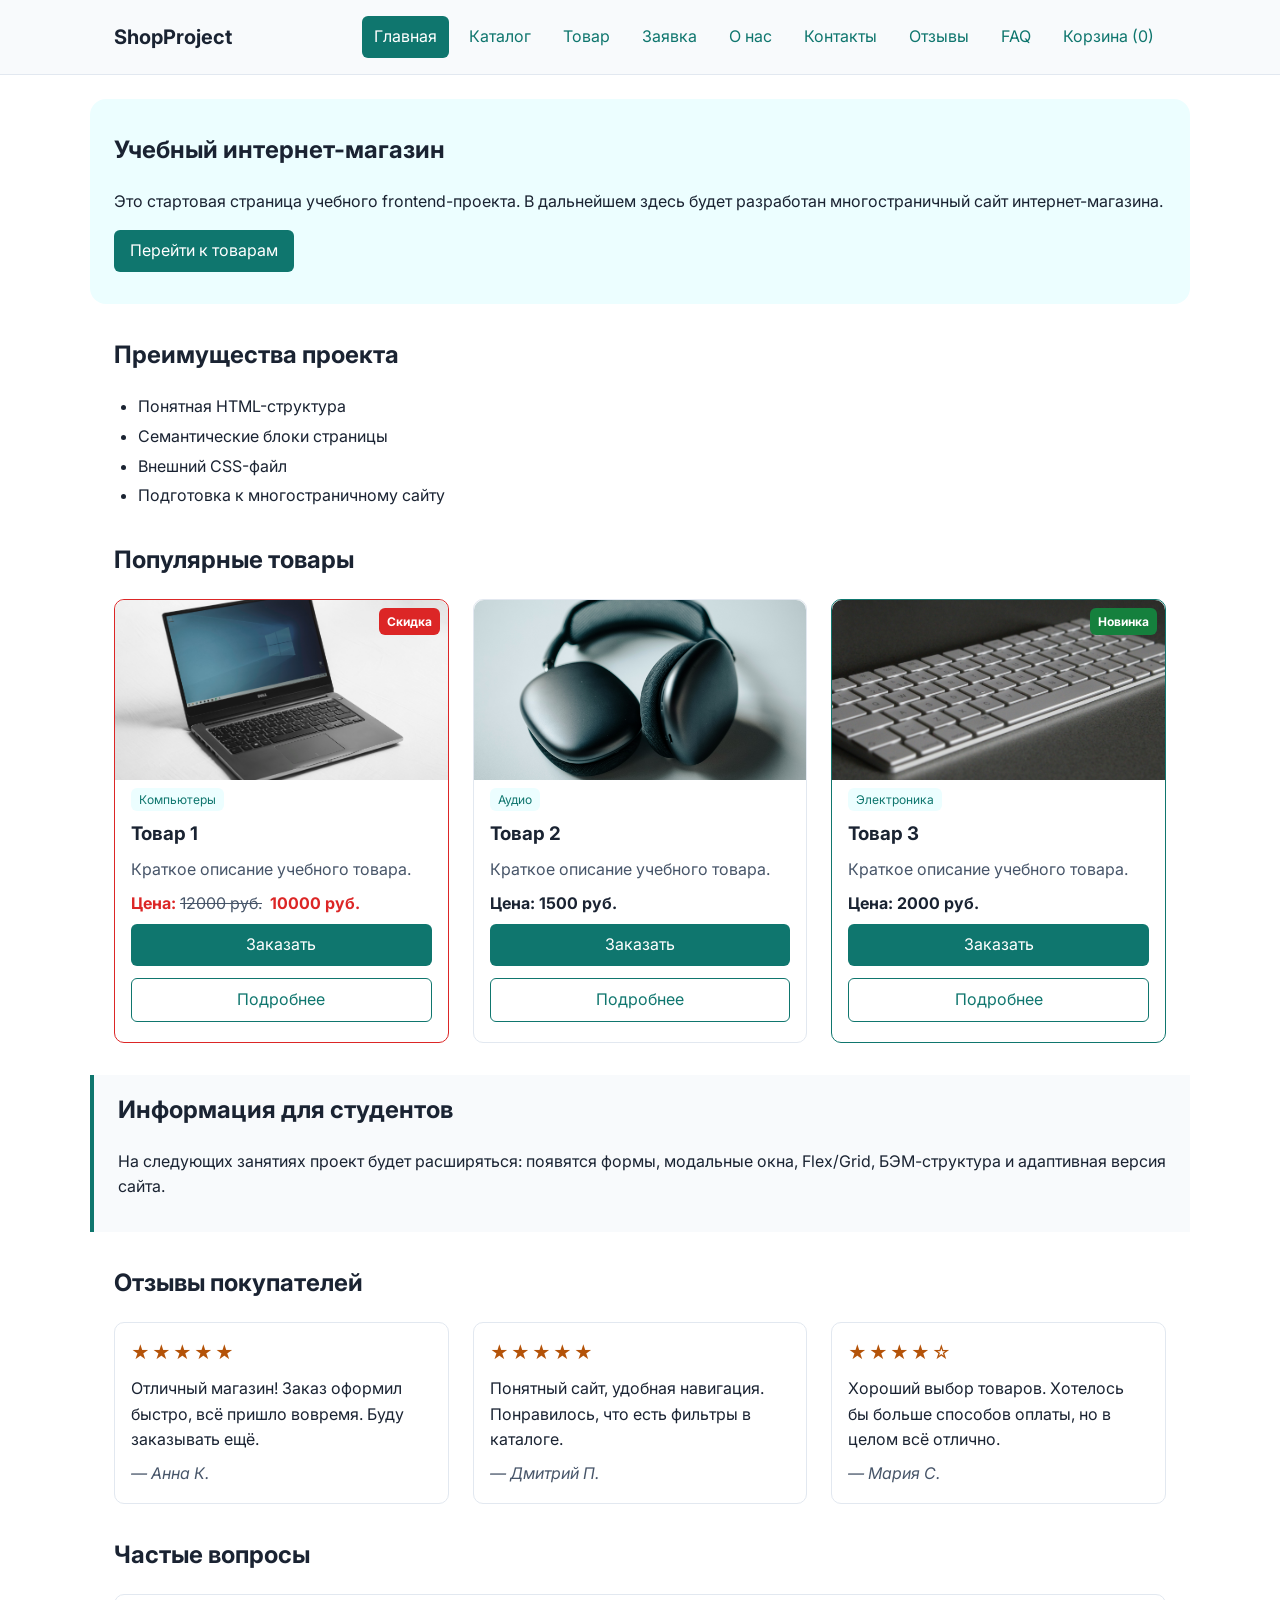
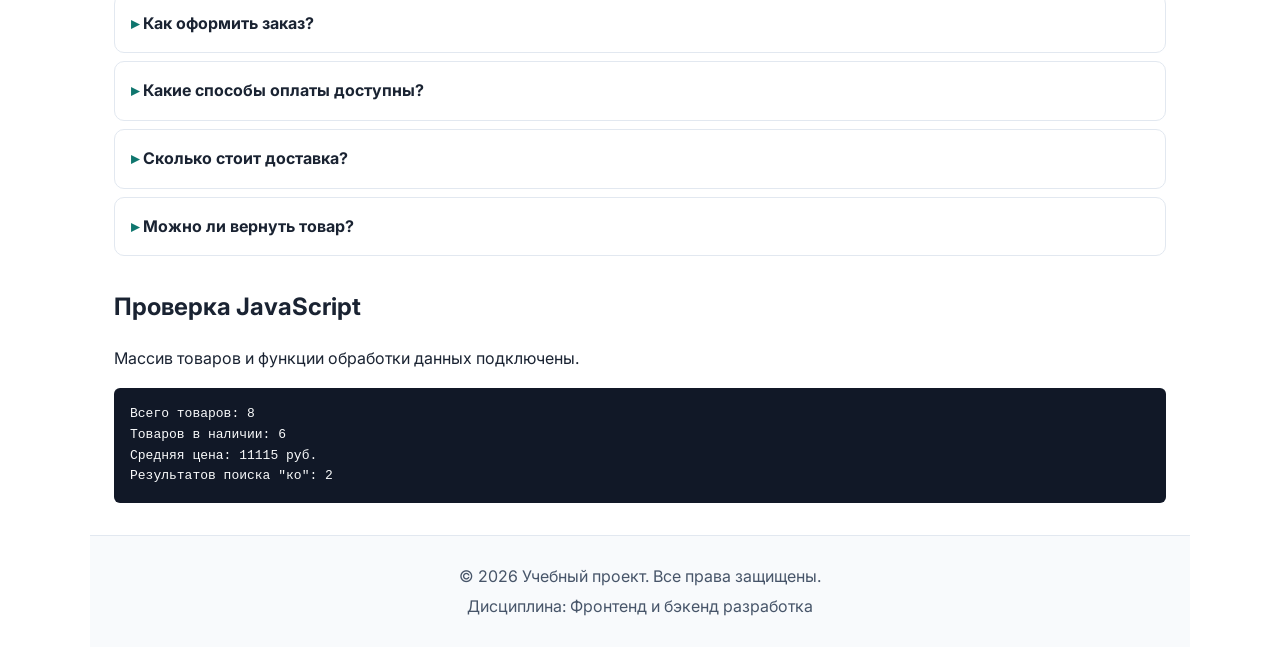
<file: index.html>
<!DOCTYPE html>
<html lang="ru">
<head>
  <meta charset="UTF-8">
  <meta name="viewport" content="width=device-width, initial-scale=1.0">
  <meta name="description" content="Учебный интернет-магазин — главная страница.">
  <title>Главная — Учебный интернет-магазин</title>
  <link rel="preconnect" href="https://fonts.googleapis.com">
  <link rel="preconnect" href="https://fonts.gstatic.com" crossorigin>
  <link href="https://fonts.googleapis.com/css2?family=Inter:wght@400;500;600;700&display=swap" rel="stylesheet"> 
  <link rel="stylesheet" href="css/style.css">
  <link rel="stylesheet" href="css/responsive.css">
  <script src="js/data.js" defer></script>
  <script src="js/cart.js" defer></script>
  <script src="js/main.js" defer></script>
</head>
<body>

  <a class="skip-link" href="#main-content">Перейти к содержимому</a>
  <div class="welcome-banner" id="welcome-banner" hidden>
    <div class="welcome-banner__inner">
      <span class="welcome-banner__text" id="welcome-text"></span>
      <button class="welcome-banner__close" type="button" id="welcome-close" aria-label="Закрыть">Х</button>
    </div>
  </div>

  <header class="site-header">
    <div class="site-header__inner">
      <a class="site-header__logo" href="index.html">ShopProject</a>
      <nav class="site-nav" aria-label="Основная навигация">
        <ul class="site-nav__list">
          <li class="site-nav__item"><a class="site-nav__link site-nav__link--active" href="index.html" aria-current="page">Главная</a></li>
          <li class="site-nav__item"><a class="site-nav__link" href="catalog.html">Каталог</a></li>
          <li class="site-nav__item"><a class="site-nav__link" href="product.html">Товар</a></li>
          <li class="site-nav__item"><a class="site-nav__link" href="order.html">Заявка</a></li>
          <li class="site-nav__item"><a class="site-nav__link" href="about.html">О нас</a></li>
          <li class="site-nav__item"><a class="site-nav__link" href="contacts.html">Контакты</a></li>
          <li class="site-nav__item"><a class="site-nav__link" href="#reviews">Отзывы</a></li>
          <li class="site-nav__item"><a class="site-nav__link" href="#faq">FAQ</a></li>
          <li class="site-nav__item"><a class="site-nav__link" href="cart.html">Корзина (<span class="cart-counter">0</span>)</a></li>
        </ul>
      </nav>
    </div>
  </header>

  <main id="main-content">

    <section class="hero">
      <h1>Учебный интернет-магазин</h1>
      <p>Это стартовая страница учебного frontend-проекта. В дальнейшем здесь будет разработан многостраничный сайт интернет-магазина.</p>
      <a class="button button--primary" href="#popular">Перейти к товарам</a>
    </section>

    <section class="section" id="advantages">
      <h2>Преимущества проекта</h2>
      <ul class="advantages-list">
        <li>Понятная HTML-структура</li>
        <li>Семантические блоки страницы</li>
        <li>Внешний CSS-файл</li>
        <li>Подготовка к многостраничному сайту</li>
      </ul>
    </section>

    <section class="section" id="popular">
      <h2>Популярные товары</h2>
      <div class="products-grid">

        <article class="product-card product-card--discount">
          <span class="product-card__badge">Скидка</span>
          <div class="product-card__image">
            <img src="images/product-1.jpg" alt="Товар 1" loading="lazy">
          </div>
          <span class="product-card__category">Компьютеры</span>
          <h3 class="product-card__title">Товар 1</h3>
          <p class="product-card__description">Краткое описание учебного товара.</p>
          <p class="product-card__price">Цена: <s class="product-card__price-old">12000 руб.</s> 10000 руб.</p>
          <button class="button button--primary product-card__button" type="button" data-product="Товар 1">Заказать</button>
          <a class="button button--secondary product-card__button" href="product.html?id=1" aria-label="Подробнее о Товар 1">Подробнее</a>
        </article>

        <article class="product-card">
          <div class="product-card__image">
            <img src="images/product-2.jpg" alt="Товар 2" loading="lazy">
          </div>
          <span class="product-card__category">Аудио</span>
          <h3 class="product-card__title">Товар 2</h3>
          <p class="product-card__description">Краткое описание учебного товара.</p>
          <p class="product-card__price">Цена: 1500 руб.</p>
          <button class="button button--primary product-card__button" type="button" data-product="Товар 2">Заказать</button>
          <a class="button button--secondary product-card__button" href="product.html?id=2" aria-label="Подробнее о Товар 2">Подробнее</a>
        </article>

        <article class="product-card product-card--featured">
          <span class="product-card__badge product-card__badge--new">Новинка</span>
          <div class="product-card__image">
            <img src="images/product-3.jpg" alt="Товар 3" loading="lazy">
          </div>
          <span class="product-card__category">Электроника</span>
          <h3 class="product-card__title">Товар 3</h3>
          <p class="product-card__description">Краткое описание учебного товара.</p>
          <p class="product-card__price">Цена: 2000 руб.</p>
          <button class="button button--primary product-card__button" type="button" data-product="Товар 3">Заказать</button>
          <a class="button button--secondary product-card__button" href="product.html?id=3" aria-label="Подробнее о Товар 3">Подробнее</a>
        </article>

      </div>
    </section>

    <aside class="aside-info">
      <h2>Информация для студентов</h2>
      <p>На следующих занятиях проект будет расширяться: появятся формы, модальные окна, Flex/Grid, БЭМ-структура и адаптивная версия сайта.</p>
    </aside>

      <!-- Отзывы -->
    <section class="section" id="reviews">
      <h2>Отзывы покупателей</h2>
      <div class="reviews-grid">

        <article class="review-card">
          <p class="review-card__rating" aria-label="Оценка 5 из 5">★★★★★</p>
          <p class="review-card__text">Отличный магазин! Заказ оформил быстро, всё пришло вовремя. Буду заказывать ещё.</p>
          <p class="review-card__author">— Анна К.</p>
        </article>

        <article class="review-card">
          <p class="review-card__rating" aria-label="Оценка 5 из 5">★★★★★</p>
          <p class="review-card__text">Понятный сайт, удобная навигация. Понравилось, что есть фильтры в каталоге.</p>
          <p class="review-card__author">— Дмитрий П.</p>
        </article>

        <article class="review-card">
          <p class="review-card__rating" aria-label="Оценка 4 из 5">★★★★☆</p>
          <p class="review-card__text">Хороший выбор товаров. Хотелось бы больше способов оплаты, но в целом всё отлично.</p>
          <p class="review-card__author">— Мария С.</p>
        </article>

      </div>
    </section>

    <!-- FAQ -->
    <section class="section" id="faq">
      <h2>Частые вопросы</h2>
      <div class="faq">

        <details class="faq-item">
          <summary class="faq-item__question">Как оформить заказ?</summary>
          <p class="faq-item__answer">Нажмите кнопку «Заказать» в карточке товара, заполните форму в модальном окне и подтвердите заявку. Мы свяжемся с вами для уточнения деталей.</p>
        </details>

        <details class="faq-item">
          <summary class="faq-item__question">Какие способы оплаты доступны?</summary>
          <p class="faq-item__answer">Мы принимаем банковские карты, переводы по СБП и наличные при получении.</p>
        </details>

        <details class="faq-item">
          <summary class="faq-item__question">Сколько стоит доставка?</summary>
          <p class="faq-item__answer">Доставка по городу — бесплатно при заказе от 3000 рублей. По России — от 300 рублей в зависимости от региона.</p>
        </details>

        <details class="faq-item">
          <summary class="faq-item__question">Можно ли вернуть товар?</summary>
          <p class="faq-item__answer">Да, в течение 14 дней с момента получения, если товар не был в использовании и сохранена упаковка.</p>
        </details>

      </div>
    </section>
    
    <!-- Учебный блок для проверки JavaScript (ПЗ №15) -->
    <section class="section js-check" aria-labelledby="js-check-title">
      <h2 id="js-check-title">Проверка JavaScript</h2>
      <p class="js-message">JavaScript пока не выполнился.</p>
      <pre class="product-output"></pre>
    </section>

    <p class="success-message" id="success-message" hidden>Форма успешно отправлена!</p>
  </main>

  <footer class="site-footer" id="contacts">
    <p>&copy; 2026 Учебный проект. Все права защищены.</p>
    <p>Дисциплина: Фронтенд и бэкенд разработка</p>
  </footer>

  <dialog class="order-dialog" id="order-dialog" aria-labelledby="order-dialog-title">
    <h2 class="order-dialog__title" id="order-dialog-title">Оформление заявки</h2>
    
    <!-- Кнопка закрытия теперь вверху и имеет правильный id -->
    <button class="dialog-close" type="button" id="close-order-dialog" aria-label="Закрыть">
      ×
    </button>

    <form class="order-form" id="order-form" action="#" method="post" novalidate>
      <input id="selected-product" name="selected-product" type="hidden">

      <div class="order-form__field">
        <label class="order-form__label" for="order-name">Имя</label>
        <input class="order-form__input" id="order-name" name="name" type="text" placeholder="Введите ваше имя" minlength="2" required>
      </div>

      <div class="order-form__field">
        <label class="order-form__label" for="order-email">E-mail</label>
        <input class="order-form__input" id="order-email" name="email" type="email" placeholder="example@mail.ru" required>
      </div>

      <div class="order-form__field">
        <label class="order-form__label" for="order-phone">Телефон</label>
        <input class="order-form__input" id="order-phone" name="phone" type="tel" placeholder="+7 (900) 000-00-00" required>
      </div>

      <div class="order-form__field order-form__field--full">
        <label class="order-form__label" for="order-comment">Комментарий</label>
        <textarea class="order-form__textarea" id="order-comment" name="comment" rows="3" placeholder="Дополнительная информация"></textarea>
      </div>

      <div class="order-form__field order-form__field--checkbox">
        <label>
          <input id="order-agreement" name="agreement" type="checkbox" required>
          Я согласен на обработку данных
        </label>
      </div>

      <div class="order-form__actions">
        <!-- Внизу осталась только кнопка отправки -->
        <button class="button button--primary" type="submit">Отправить заявку</button>
      </div>
    </form>
  </dialog>

</body>
</html>
</file>
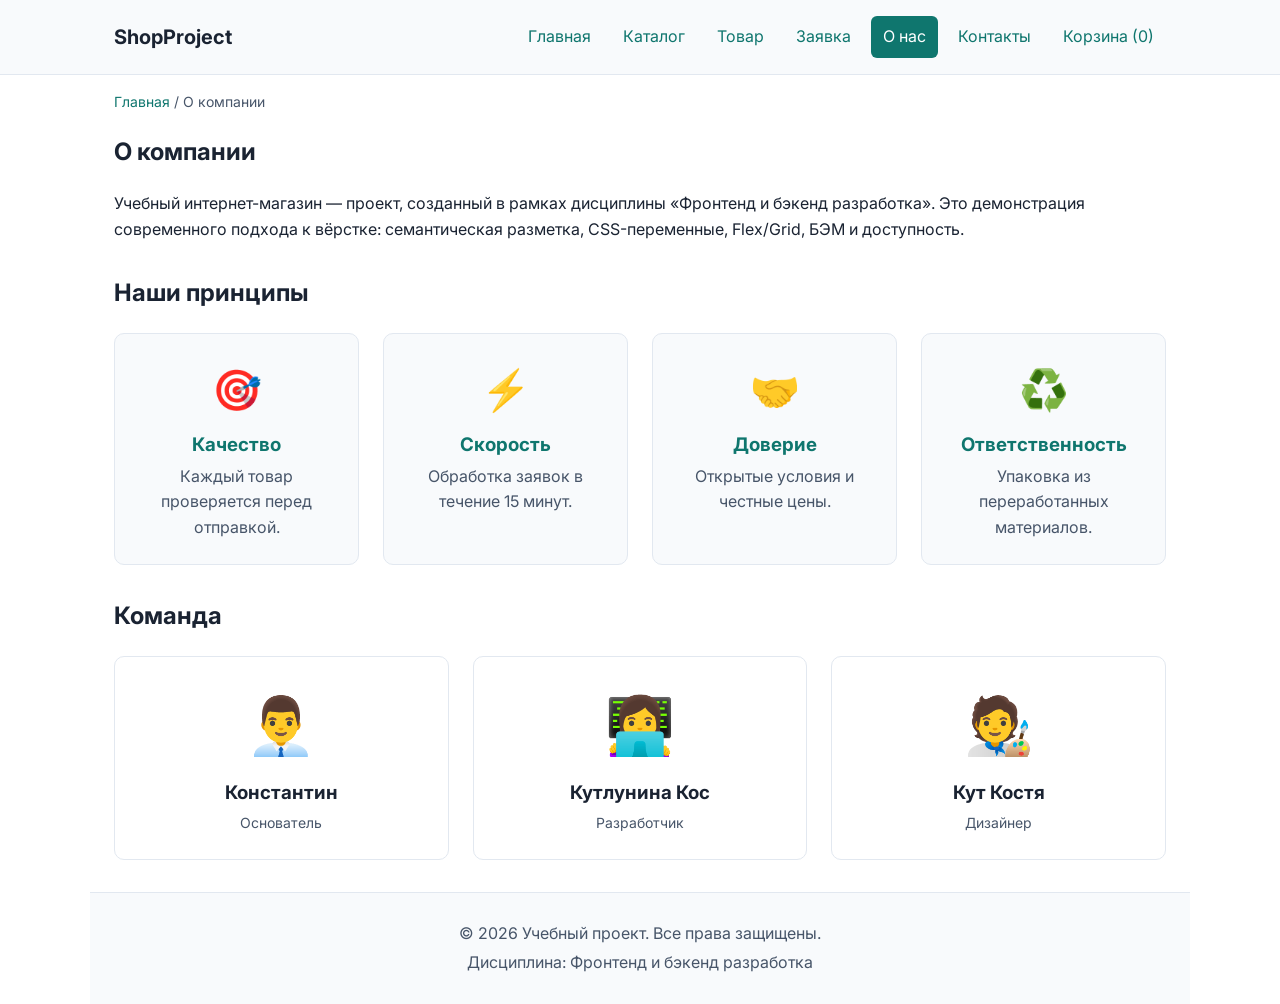
<file: about.html>
<!DOCTYPE html>
<html lang="ru">
<head>
  <meta charset="UTF-8">
  <meta name="viewport" content="width=device-width, initial-scale=1.0">
  <meta name="description" content="О компании — учебный интернет-магазин.">
  <title>О компании — Учебный интернет-магазин</title>
  <link rel="preconnect" href="https://fonts.googleapis.com">
  <link rel="preconnect" href="https://fonts.gstatic.com" crossorigin>
  <link href="https://fonts.googleapis.com/css2?family=Inter:wght@400;500;600;700&display=swap" rel="stylesheet">
  <link rel="stylesheet" href="css/style.css">
  <link rel="stylesheet" href="css/responsive.css">
  <script src="js/main.js" defer></script>
  <script src="js/cart.js" defer></script>
</head>
<body>

  <a class="skip-link" href="#main-content">Перейти к содержимому</a>

  <header class="site-header">
    <div class="site-header__inner">
      <a class="site-header__logo" href="index.html">ShopProject</a>
      <nav class="site-nav" aria-label="Основная навигация">
        <ul class="site-nav__list">
          <li class="site-nav__item"><a class="site-nav__link" href="index.html">Главная</a></li>
          <li class="site-nav__item"><a class="site-nav__link" href="catalog.html">Каталог</a></li>
          <li class="site-nav__item"><a class="site-nav__link" href="product.html">Товар</a></li>
          <li class="site-nav__item"><a class="site-nav__link" href="order.html">Заявка</a></li>
          <li class="site-nav__item"><a class="site-nav__link site-nav__link--active" href="about.html" aria-current="page">О нас</a></li>
          <li class="site-nav__item"><a class="site-nav__link" href="contacts.html">Контакты</a></li>
          <li class="site-nav__item"><a class="site-nav__link" href="cart.html">Корзина (<span class="cart-counter">0</span>)</a></li>
        </ul>
      </nav>
    </div>
  </header>

  <main id="main-content">

    <nav class="breadcrumbs" aria-label="Хлебные крошки">
      <a class="breadcrumbs__link" href="index.html">Главная</a>
      <span class="breadcrumbs__current">О компании</span>
    </nav>

    <section class="section">
      <h1>О компании</h1>
      <p>Учебный интернет-магазин — проект, созданный в рамках дисциплины «Фронтенд и бэкенд разработка». Это демонстрация современного подхода к вёрстке: семантическая разметка, CSS-переменные, Flex/Grid, БЭМ и доступность.</p>
    </section>

    <section class="section" id="values">
      <h2>Наши принципы</h2>
      <div class="values-grid">

        <article class="value-card">
          <div class="value-card__icon">🎯</div>
          <h3 class="value-card__title">Качество</h3>
          <p class="value-card__text">Каждый товар проверяется перед отправкой.</p>
        </article>

        <article class="value-card">
          <div class="value-card__icon">⚡</div>
          <h3 class="value-card__title">Скорость</h3>
          <p class="value-card__text">Обработка заявок в течение 15 минут.</p>
        </article>

        <article class="value-card">
          <div class="value-card__icon">🤝</div>
          <h3 class="value-card__title">Доверие</h3>
          <p class="value-card__text">Открытые условия и честные цены.</p>
        </article>

        <article class="value-card">
          <div class="value-card__icon">♻️</div>
          <h3 class="value-card__title">Ответственность</h3>
          <p class="value-card__text">Упаковка из переработанных материалов.</p>
        </article>

      </div>
    </section>

    <section class="section">
      <h2>Команда</h2>
      <div class="team-grid">

        <article class="team-card">
          <div class="team-card__avatar">👨‍💼</div>
          <h3 class="team-card__name">Константин</h3>
          <p class="team-card__role">Основатель</p>
        </article>

        <article class="team-card">
          <div class="team-card__avatar">👩‍💻</div>
          <h3 class="team-card__name">Кутлунина Кос</h3>
          <p class="team-card__role">Разработчик</p>
        </article>

        <article class="team-card">
          <div class="team-card__avatar">🧑‍🎨</div>
          <h3 class="team-card__name">Кут Костя</h3>
          <p class="team-card__role">Дизайнер</p>
        </article>

      </div>
    </section>

  </main>

  <footer class="site-footer">
    <p>&copy; 2026 Учебный проект. Все права защищены.</p>
    <p>Дисциплина: Фронтенд и бэкенд разработка</p>
  </footer>

</body>
</html>
</file>
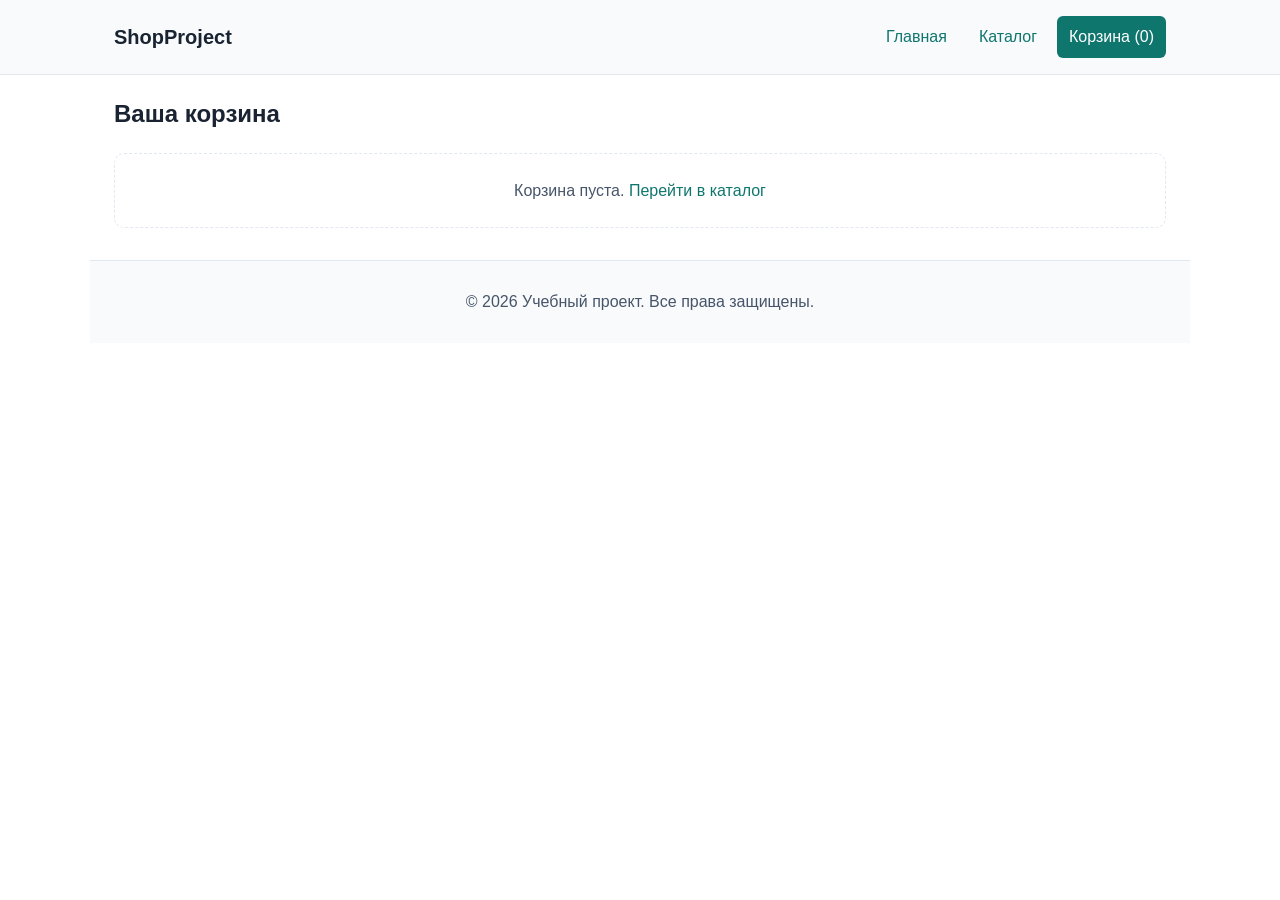
<file: cart.html>
<!DOCTYPE html>
<html lang="ru">
<head>
  <meta charset="UTF-8">
  <meta name="viewport" content="width=device-width, initial-scale=1.0">
  <title>Корзина — Учебный интернет-магазин</title>
  <link rel="stylesheet" href="css/style.css">
  <link rel="stylesheet" href="css/responsive.css">
  <script src="js/data.js" defer></script>
  <script src="js/cart.js" defer></script>
  <script src="js/main.js" defer></script>
</head>
<body>
  <a class="skip-link" href="#main-content">Перейти к содержимому</a>

  <header class="site-header">
    <div class="site-header__inner">
      <a class="site-header__logo" href="index.html">ShopProject</a>
      <nav class="site-nav" aria-label="Основная навигация">
        <ul class="site-nav__list">
          <li class="site-nav__item"><a class="site-nav__link" href="index.html">Главная</a></li>
          <li class="site-nav__item"><a class="site-nav__link" href="catalog.html">Каталог</a></li>
          <li class="site-nav__item"><a class="site-nav__link site-nav__link--active" href="cart.html">Корзина (<span class="cart-counter" id="header-cart-count">0</span>)</a></li>
          <!-- Добавьте Корзину в меню на всех страницах! -->
        </ul>
      </nav>
    </div>
  </header>

  <main id="main-content">
    <section class="section">
      <h1>Ваша корзина</h1>
      
      <div id="cart-container">
        <!-- Здесь JS отрисует товары -->
        <p class="catalog-empty">Корзина пуста. <a href="catalog.html">Перейти в каталог</a></p>
      </div>

      <div id="cart-summary" class="cart-summary" hidden>
        <h2>Итого</h2>
        <p>Товаров: <span id="total-items">0</span></p>
        <p>Общая стоимость: <span id="total-price">0 руб.</span></p>
        <button class="button button--primary" type="button" onclick="alert('Заказ оформлен! (Это учебный проект)');">Оформить заказ</button>
      </div>
    </section>
  </main>

  <footer class="site-footer">
    <p>&copy; 2026 Учебный проект. Все права защищены.</p>
  </footer>

  <script>
    // Скрипт рендера страницы корзины
    function renderCartPage() {
      const container = document.getElementById('cart-container');
      const summary = document.getElementById('cart-summary');
      const totalItemsEl = document.getElementById('total-items');
      const totalPriceEl = document.getElementById('total-price');

      if (!container) return;

      // Получаем данные из глобального массива cart (из cart.js)
      if (cart.length === 0) {
        container.innerHTML = '<p class="catalog-empty">Корзина пуста. <a href="catalog.html">Перейти в каталог</a></p>';
        summary.hidden = true;
        return;
      }

      container.innerHTML = '';
      summary.hidden = false;

      cart.forEach(item => {
        const el = document.createElement('div');
        el.classList.add('cart-item');
        el.style.display = 'flex';
        el.style.justifyContent = 'space-between';
        el.style.alignItems = 'center';
        el.style.padding = '10px';
        el.style.borderBottom = '1px solid #ddd';

        el.innerHTML = `
          <div>
            <strong>${item.title}</strong><br>
            <span>${item.price} руб. x ${item.quantity}</span>
          </div>
          <div>
            <button class="button button--secondary" onclick="changeQuantity(${item.id}, -1)">-</button>
            <button class="button button--secondary" onclick="changeQuantity(${item.id}, 1)">+</button>
            <button class="button button--danger" onclick="removeFromCart(${item.id})">Удалить</button>
          </div>
        `;
        container.appendChild(el);
      });

      totalItemsEl.textContent = getCartCount();
      totalPriceEl.textContent = `${getCartTotal().toLocaleString('ru-RU')} руб.`;
    }

    // Запускаем рендер при загрузке
    document.addEventListener('DOMContentLoaded', renderCartPage);
  </script>
</body>
</html>
</file>
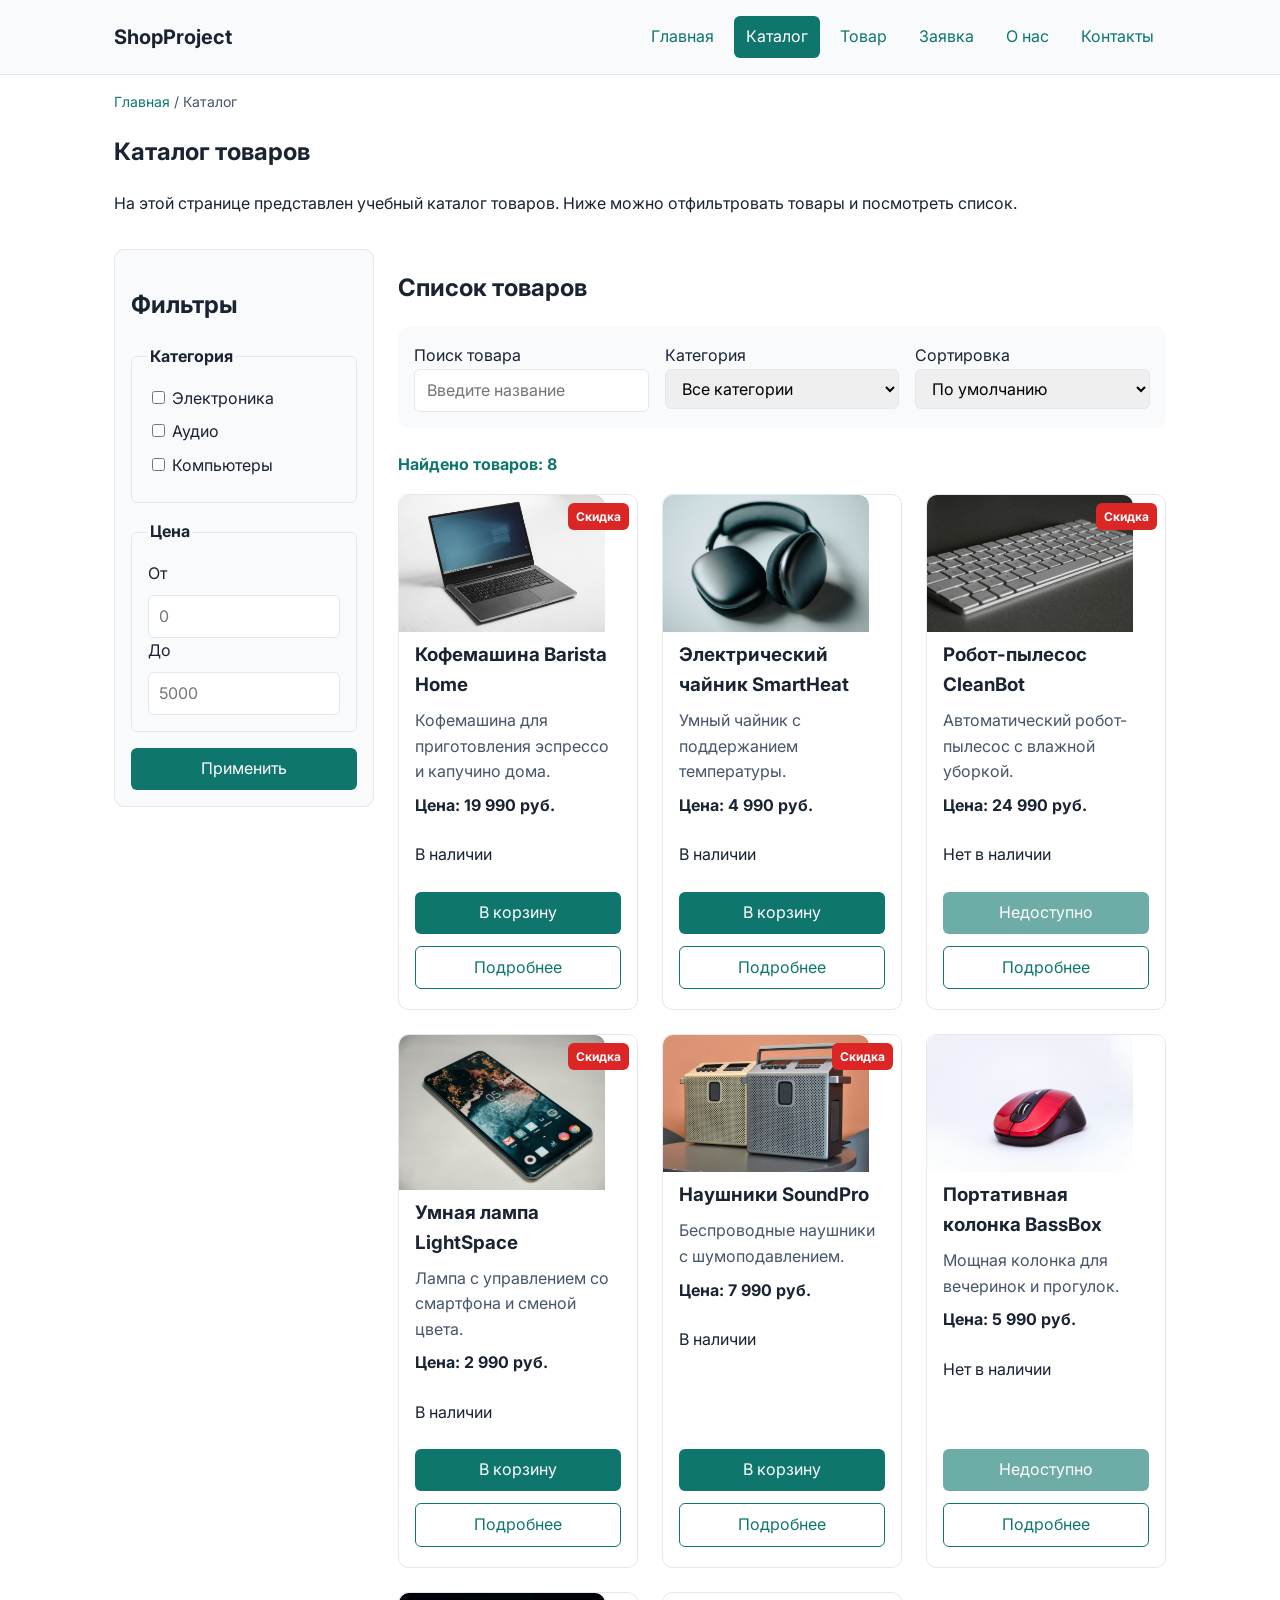
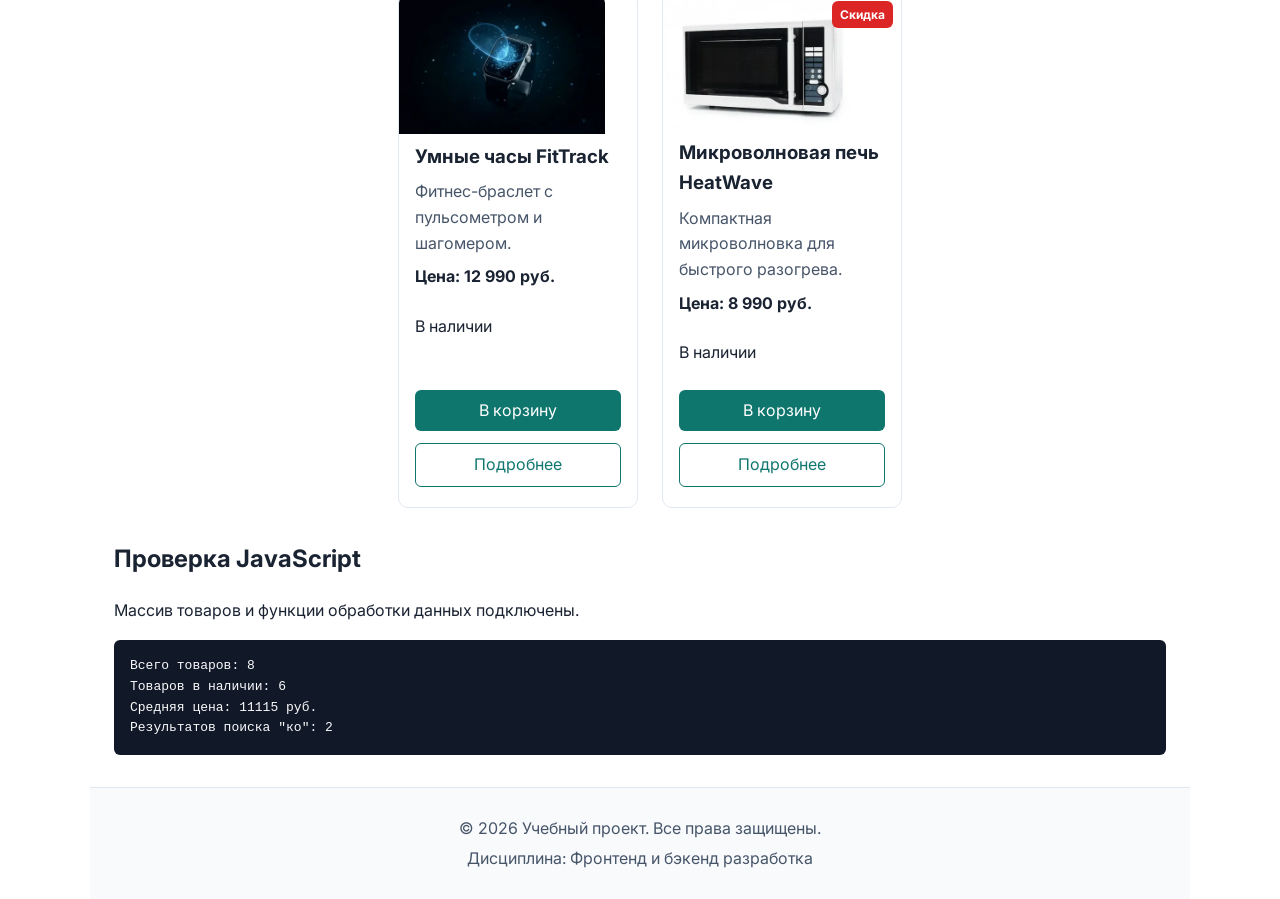
<file: catalog.html>
<!DOCTYPE html>
<html lang="ru">
<head>
  <meta charset="UTF-8">
  <meta name="viewport" content="width=device-width, initial-scale=1.0">
  <meta name="description" content="Каталог товаров учебного интернет-магазина.">
  <title>Каталог — Учебный интернет-магазин</title>
  <link rel="preconnect" href="https://fonts.googleapis.com">
  <link rel="preconnect" href="https://fonts.gstatic.com" crossorigin>
  <link href="https://fonts.googleapis.com/css2?family=Inter:wght@400;500;600;700&display=swap" rel="stylesheet">
  <link rel="stylesheet" href="css/style.css">
  <link rel="stylesheet" href="css/responsive.css">
  
  <!-- Подключаем скрипты для ПЗ №17 -->
  <script src="js/data.js" defer></script>
  <script src="js/main.js" defer></script>
  <script src="js/cart.js" defer></script> 
  <script src="js/catalog.js" defer></script>
</head>
<body>

  <a class="skip-link" href="#main-content">Перейти к содержимому</a>

  <header class="site-header">
    <div class="site-header__inner">
      <a class="site-header__logo" href="index.html">ShopProject</a>
      <nav class="site-nav" aria-label="Основная навигация">
        <ul class="site-nav__list">
          <li class="site-nav__item"><a class="site-nav__link" href="index.html" >Главная</a></li>
          <li class="site-nav__item"><a class="site-nav__link site-nav__link--active" href="catalog.html" aria-current="page">Каталог</a></li>
          <li class="site-nav__item"><a class="site-nav__link" href="product.html">Товар</a></li>
          <li class="site-nav__item"><a class="site-nav__link" href="order.html">Заявка</a></li>
          <li class="site-nav__item"><a class="site-nav__link" href="about.html">О нас</a></li>
          <li class="site-nav__item"><a class="site-nav__link" href="contacts.html">Контакты</a></li>
        </ul>
      </nav>
    </div>
  </header>

  <main id="main-content">

    <nav class="breadcrumbs" aria-label="Хлебные крошки">
      <a class="breadcrumbs__link" href="index.html">Главная</a>
      <span class="breadcrumbs__current">Каталог</span>
    </nav>

    <section class="section">
      <h1>Каталог товаров</h1>
      <p>На этой странице представлен учебный каталог товаров. Ниже можно отфильтровать товары и посмотреть список.</p>
    </section>

    <section class="catalog-layout">

      <aside class="catalog-filters">
        <h2>Фильтры</h2>
        <form class="filters-form" id="filters-form" action="#" method="get">
          <fieldset>
            <legend>Категория</legend>
            <label><input type="checkbox" name="category" value="electronics"> Электроника</label>
            <label><input type="checkbox" name="category" value="audio"> Аудио</label>
            <label><input type="checkbox" name="category" value="computers"> Компьютеры</label>
          </fieldset>

          <fieldset>
            <legend>Цена</legend>
            <label for="price-from">От</label>
            <input id="price-from" name="price-from" type="number" min="0" placeholder="0">
            <label for="price-to">До</label>
            <input id="price-to" name="price-to" type="number" min="0" placeholder="5000">
          </fieldset>

          <button class="button button--primary" type="submit">Применить</button>
        </form>
      </aside>

      <section class="catalog-products">
        <h2>Список товаров</h2>
        
        <!-- Элементы управления каталогом (ПЗ №17) -->
        <section class="catalog-controls" aria-label="Управление каталогом">
          <div class="catalog-controls__group">
            <label for="catalog-search">Поиск товара</label>
            <input id="catalog-search" class="catalog-controls__input" type="search" placeholder="Введите название" autocomplete="off">
          </div>
          <div class="catalog-controls__group">
            <label for="category-filter">Категория</label>
            <select id="category-filter" class="catalog-controls__select">
              <option value="all">Все категории</option>
              <option value="kitchen">Кухня</option>
              <option value="home">Дом</option>
              <option value="electronics">Электроника</option>
            </select>
          </div>
          <div class="catalog-controls__group">
            <label for="sort-select">Сортировка</label>
            <select id="sort-select" class="catalog-controls__select">
              <option value="default">По умолчанию</option>
              <option value="price-asc">Сначала дешевле</option>
              <option value="price-desc">Сначала дороже</option>
              <option value="title-asc">По названию А-Я</option>
            </select>
          </div>
        </section>

        <p class="catalog-count" aria-live="polite"></p>
        <p class="catalog-empty" hidden>По выбранным условиям товары не найдены.</p>

        <!-- Контейнер для карточек (пустой, JS его заполнит) -->
        <div class="products-grid" data-products-container></div>
      </section>

    </section>

    <!-- Учебный блок для проверки JavaScript (ПЗ №16) -->
    <section class="section js-check" aria-labelledby="js-check-title">
      <h2 id="js-check-title">Проверка JavaScript</h2>
      <p class="js-message">JavaScript пока не выполнился.</p>
      <pre class="product-output"></pre>
    </section>

  </main>

  <footer class="site-footer">
    <p>&copy; 2026 Учебный проект. Все права защищены.</p>
    <p>Дисциплина: Фронтенд и бэкенд разработка</p>
  </footer>

</body>
</html>
</file>
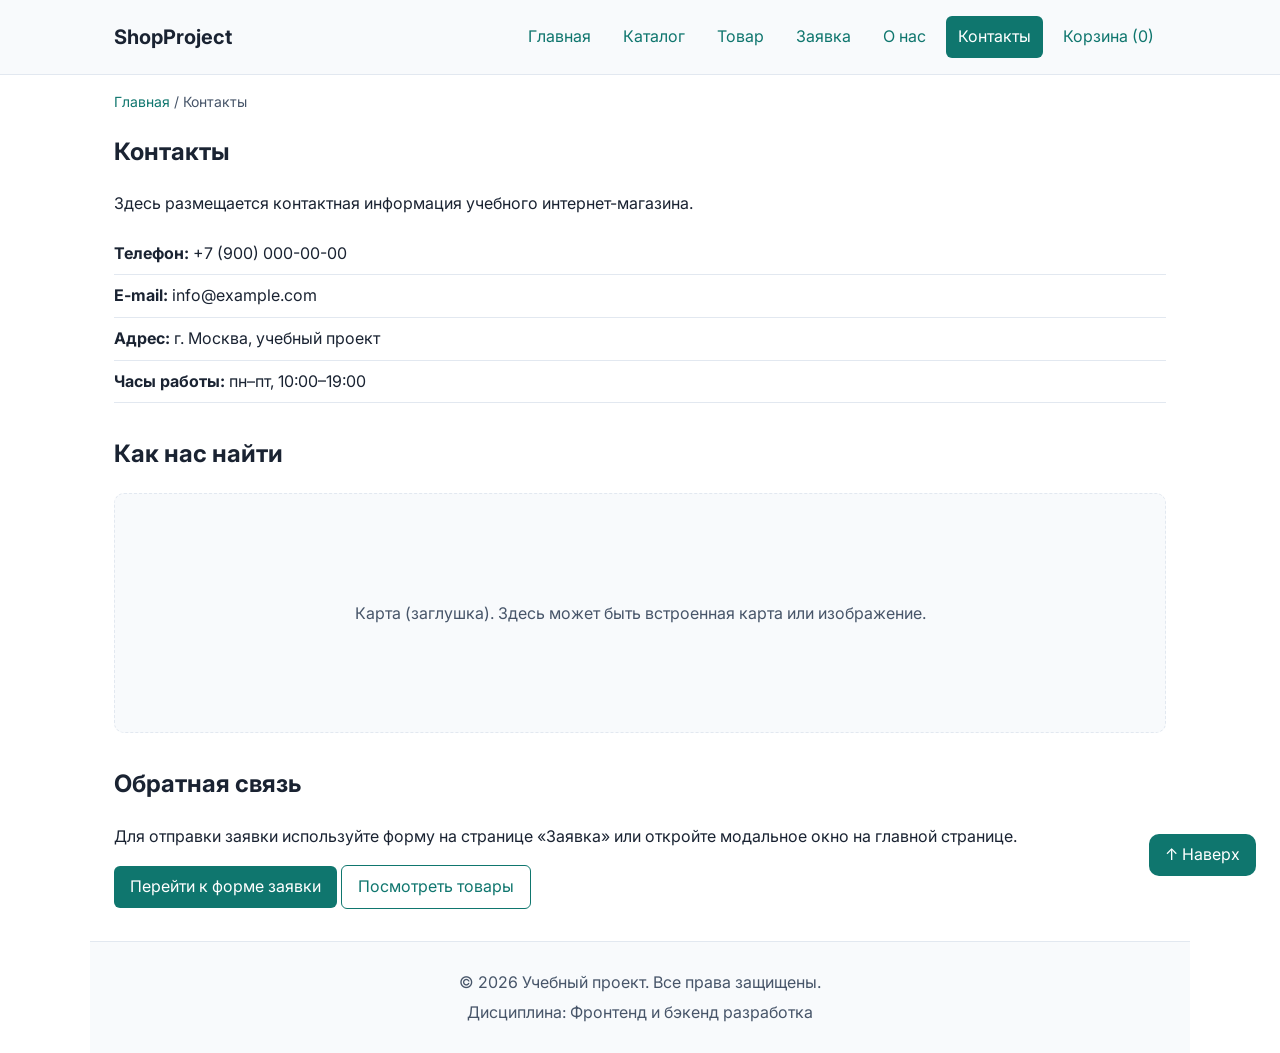
<file: contacts.html>
<!DOCTYPE html>
<html lang="ru">
<head>
  <meta charset="UTF-8">
  <meta name="viewport" content="width=device-width, initial-scale=1.0">
  <meta name="description" content="Контакты учебного интернет-магазина.">
  <title>Контакты — Учебный интернет-магазин</title>
  <link rel="preconnect" href="https://fonts.googleapis.com">
  <link rel="preconnect" href="https://fonts.gstatic.com" crossorigin>
  <link href="https://fonts.googleapis.com/css2?family=Inter:wght@400;500;600;700&display=swap" rel="stylesheet">
  <link rel="stylesheet" href="css/style.css">
  <link rel="stylesheet" href="css/responsive.css">
  <script src="js/main.js" defer></script>
  <script src="js/cart.js" defer></script>
</head>
<body>

  <a class="skip-link" href="#main-content">Перейти к содержимому</a>

  <header class="site-header">
    <div class="site-header__inner">
      <a class="site-header__logo" href="index.html">ShopProject</a>
      <nav class="site-nav" aria-label="Основная навигация">
        <ul class="site-nav__list">
          <li class="site-nav__item"><a class="site-nav__link" href="index.html">Главная</a></li>
          <li class="site-nav__item"><a class="site-nav__link" href="catalog.html">Каталог</a></li>
          <li class="site-nav__item"><a class="site-nav__link" href="product.html">Товар</a></li>
          <li class="site-nav__item"><a class="site-nav__link" href="order.html">Заявка</a></li>
          <li class="site-nav__item"><a class="site-nav__link" href="about.html">О нас</a></li>
          <li class="site-nav__item"><a class="site-nav__link site-nav__link--active" href="contacts.html" aria-current="page">Контакты</a></li>
          <li class="site-nav__item"><a class="site-nav__link" href="cart.html">Корзина (<span class="cart-counter">0</span>)</a></li>
        </ul>
      </nav>
    </div>
  </header>

  <main id="main-content">

    <nav class="breadcrumbs" aria-label="Хлебные крошки">
      <a class="breadcrumbs__link" href="index.html">Главная</a>
      <span class="breadcrumbs__current">Контакты</span>
    </nav>

    <section class="section">
      <h1>Контакты</h1>
      <p>Здесь размещается контактная информация учебного интернет-магазина.</p>

      <ul class="contacts-list">
        <li><strong>Телефон:</strong> +7 (900) 000-00-00</li>
        <li><strong>E-mail:</strong> info@example.com</li>
        <li><strong>Адрес:</strong> г. Москва, учебный проект</li>
        <li><strong>Часы работы:</strong> пн–пт, 10:00–19:00</li>
      </ul>
    </section>

    <section class="section">
      <h2>Как нас найти</h2>
      <div class="map-placeholder">
        Карта (заглушка). Здесь может быть встроенная карта или изображение.
      </div>
    </section>

    <section class="section" id="feedback">
      <h2>Обратная связь</h2>
      <p>Для отправки заявки используйте форму на странице «Заявка» или откройте модальное окно на главной странице.</p>
      <a class="button button--primary" href="order.html">Перейти к форме заявки</a>
      <a class="button button--secondary" href="index.html#popular">Посмотреть товары</a>
    </section>

  </main>

  <footer class="site-footer">
    <p>&copy; 2026 Учебный проект. Все права защищены.</p>
    <p>Дисциплина: Фронтенд и бэкенд разработка</p>
  </footer>

  <a class="back-to-top" href="#" aria-label="Наверх">↑ Наверх</a>

</body>
</html>
</file>
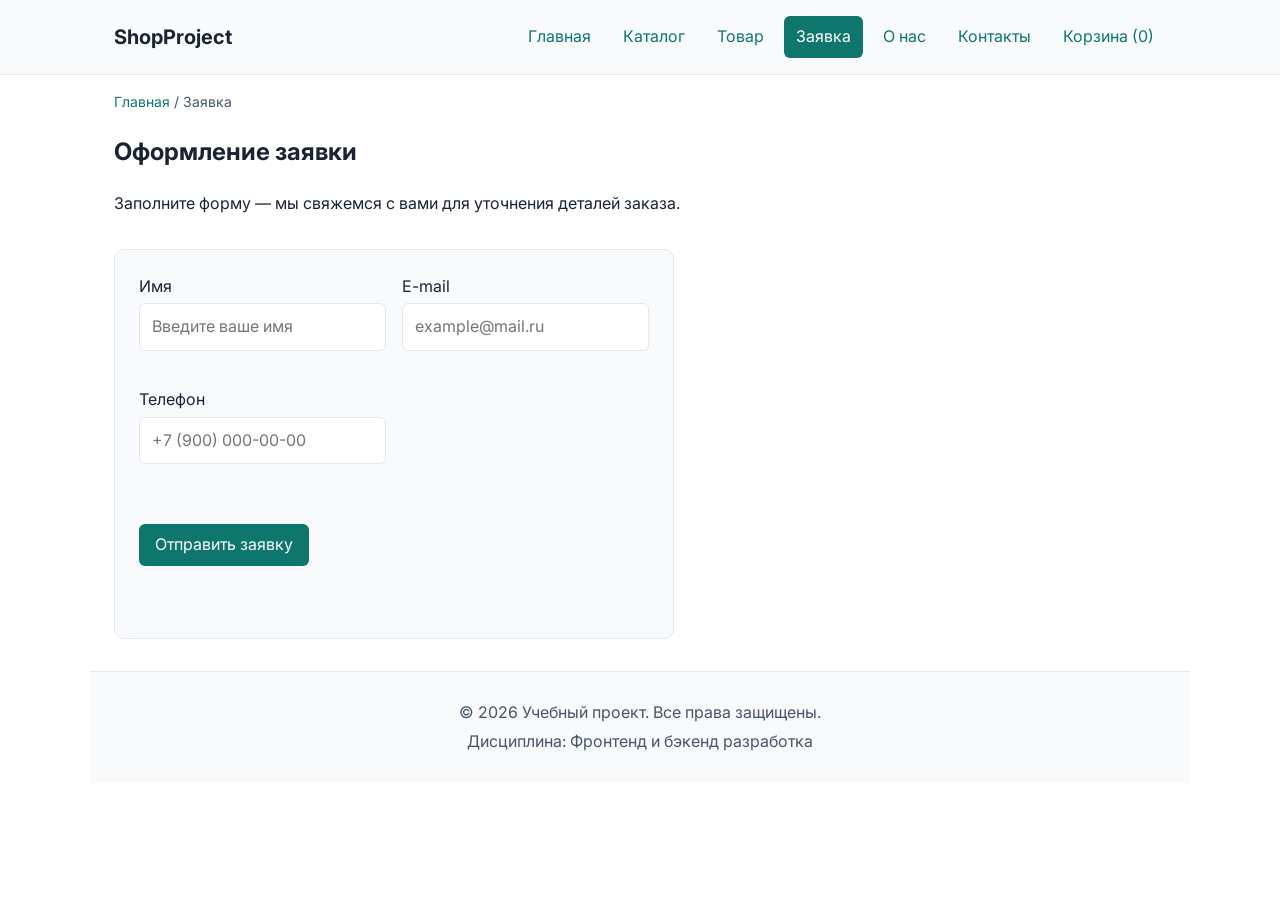
<file: order.html>
<!DOCTYPE html>
<html lang="ru">
<head>
  <meta charset="UTF-8">
  <meta name="viewport" content="width=device-width, initial-scale=1.0">
  <meta name="description" content="Оформление заявки в учебном интернет-магазине.">
  <title>Заявка — Учебный интернет-магазин</title>
  <link rel="preconnect" href="https://fonts.googleapis.com">
  <link rel="preconnect" href="https://fonts.gstatic.com" crossorigin>
  <link href="https://fonts.googleapis.com/css2?family=Inter:wght@400;500;600;700&display=swap" rel="stylesheet">
  <link rel="stylesheet" href="css/style.css">
  <link rel="stylesheet" href="css/responsive.css">
  <script src="js/validation.js" defer></script>
  <script src="js/cart.js" defer></script>
</head>
<body>

  <a class="skip-link" href="#main-content">Перейти к содержимому</a>

  <header class="site-header">
    <div class="site-header__inner">
      <a class="site-header__logo" href="index.html">ShopProject</a>
      <nav class="site-nav" aria-label="Основная навигация">
        <ul class="site-nav__list">
          <li class="site-nav__item"><a class="site-nav__link" href="index.html">Главная</a></li>
          <li class="site-nav__item"><a class="site-nav__link" href="catalog.html">Каталог</a></li>
          <li class="site-nav__item"><a class="site-nav__link" href="product.html">Товар</a></li>
          <li class="site-nav__item"><a class="site-nav__link site-nav__link--active" href="order.html" aria-current="page">Заявка</a></li>
          <li class="site-nav__item"><a class="site-nav__link" href="about.html">О нас</a></li>
          <li class="site-nav__item"><a class="site-nav__link" href="contacts.html">Контакты</a></li>
          <li class="site-nav__item"><a class="site-nav__link" href="cart.html">Корзина (<span class="cart-counter">0</span>)</a></li>
        </ul>
      </nav>
    </div>
  </header>

  <main id="main-content">

    <nav class="breadcrumbs" aria-label="Хлебные крошки">
      <a class="breadcrumbs__link" href="index.html">Главная</a>
      <span class="breadcrumbs__current">Заявка</span>
    </nav>

    <section class="section">
      <h1>Оформление заявки</h1>
      <p>Заполните форму — мы свяжемся с вами для уточнения деталей заказа.</p>
    </section>

    <section class="section">
      <form class="order-form order-form--page" novalidate>
        <div class="order-form__field">
          <label class="order-form__label" for="order-name">Имя</label>
          <input class="order-form__input" id="order-name" name="name" type="text" placeholder="Введите ваше имя">
          <p class="form-error" id="order-name-error"></p>
        </div>

        <div class="order-form__field">
          <label class="order-form__label" for="order-email">E-mail</label>
          <input class="order-form__input" id="order-email" name="email" type="email" placeholder="example@mail.ru">
          <p class="form-error" id="order-email-error"></p>
        </div>

        <div class="order-form__field">
          <label class="order-form__label" for="order-phone">Телефон</label>
          <input class="order-form__input" id="order-phone" name="phone" type="tel" placeholder="+7 (900) 000-00-00">
          <p class="form-error" id="order-phone-error"></p>
        </div>

        <div class="order-form__actions">
          <button class="button button--primary" type="submit">Отправить заявку</button>
        </div>
        
        <!-- Блок для общего сообщения -->
        <p class="form-message" aria-live="polite"></p>
      </form>

    </section>

  </main>

  <footer class="site-footer">
    <p>&copy; 2026 Учебный проект. Все права защищены.</p>
    <p>Дисциплина: Фронтенд и бэкенд разработка</p>
  </footer>

</body>
</html>
</file>
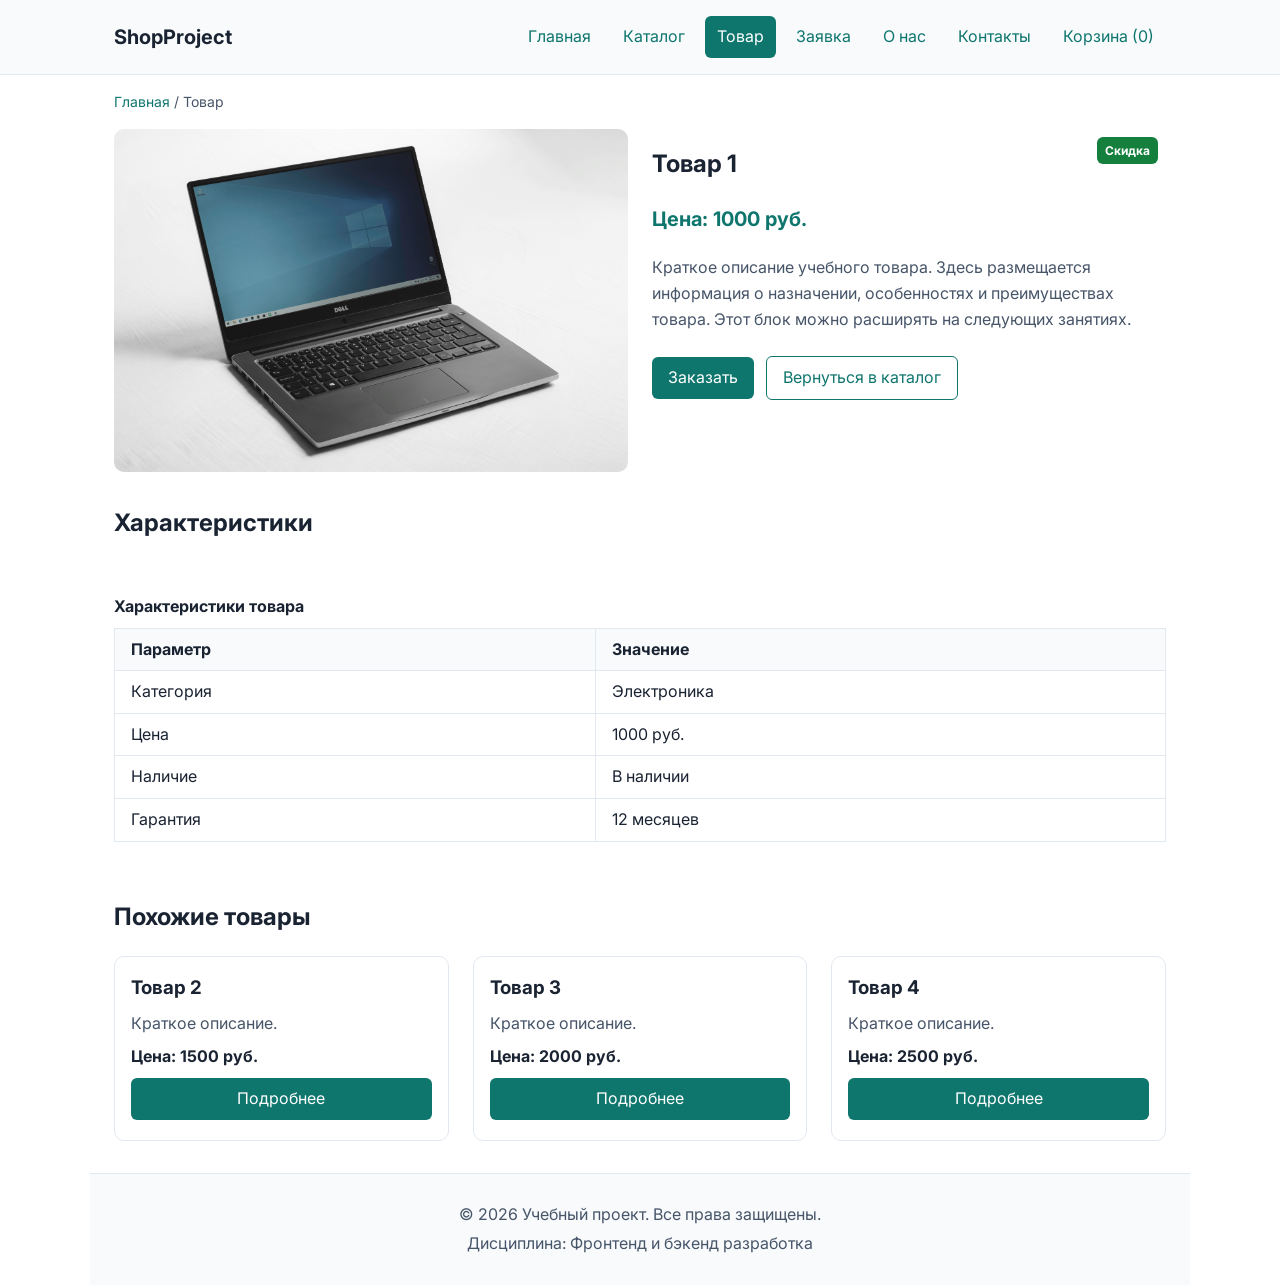
<file: product.html>
<!DOCTYPE html>
<html lang="ru">
<head>
  <meta charset="UTF-8">
  <meta name="viewport" content="width=device-width, initial-scale=1.0">
  <meta name="description" content="Карточка товара учебного интернет-магазина.">
  <title>Карточка товара — Учебный интернет-магазин</title>
  <link rel="preconnect" href="https://fonts.googleapis.com">
  <link rel="preconnect" href="https://fonts.gstatic.com" crossorigin>
  <link href="https://fonts.googleapis.com/css2?family=Inter:wght@400;500;600;700&display=swap" rel="stylesheet">
  <link rel="stylesheet" href="css/style.css">
  <link rel="stylesheet" href="css/responsive.css">
  <script src="js/data.js" defer></script>
  <script src="js/cart.js" defer></script>
  <script src="js/main.js" defer></script>
</head>
<body>

  <a class="skip-link" href="#main-content">Перейти к содержимому</a>

  <header class="site-header">
    <div class="site-header__inner">
      <a class="site-header__logo" href="index.html">ShopProject</a>
      <nav class="site-nav" aria-label="Основная навигация">
        <ul class="site-nav__list">
          <li class="site-nav__item"><a class="site-nav__link" href="index.html">Главная</a></li>
          <li class="site-nav__item"><a class="site-nav__link" href="catalog.html">Каталог</a></li>
          <li class="site-nav__item"><a class="site-nav__link site-nav__link--active" href="product.html" aria-current="page">Товар</a></li>
          <li class="site-nav__item"><a class="site-nav__link" href="order.html">Заявка</a></li>
          <li class="site-nav__item"><a class="site-nav__link" href="about.html">О нас</a></li>
          <li class="site-nav__item"><a class="site-nav__link" href="contacts.html">Контакты</a></li>
          <li class="site-nav__item"><a class="site-nav__link" href="cart.html">Корзина (<span class="cart-counter">0</span>)</a></li>
        </ul>
      </nav>
    </div>
  </header>

  <main id="main-content">

    <nav class="breadcrumbs" aria-label="Хлебные крошки">
      <a class="breadcrumbs__link" href="index.html">Главная</a>
      <span class="breadcrumbs__current">Товар</span>
    </nav>

    <section class="section">
      <div class="product-detail">
        <div class="product-detail__image">
          <img src="images/product-1.jpg" alt="Товар 1" loading="lazy">
        </div>

        <div class="product-detail__info">
          <span class="product-card__badge product-card__badge--new">Новинка</span>
          <h1>Товар 1</h1>
          <p class="product-detail__price">Цена: 10000 руб.</p>
          <p class="product-detail__description">
            Краткое описание учебного товара. Здесь размещается информация о назначении,
            особенностях и преимуществах товара. Этот блок можно расширять на следующих занятиях.
          </p>
          <button class="button button--primary" type="button" data-product="Товар 1">Заказать</button>
          <a class="button button--secondary" href="catalog.html">Вернуться в каталог</a>
        </div>
      </div>
    </section>

    <section class="section">
  <h2>Характеристики</h2>
  <div class="table-wrapper">
    <table class="product-table">
      <caption>Характеристики товара</caption>
      <thead>
        <tr>
          <th>Параметр</th>
          <th>Значение</th>
        </tr>
      </thead>
      <tbody>
        <tr>
          <td>Категория</td>
          <td id="product-category">Электроника</td>
        </tr>
        <tr>
          <td>Цена</td>
          <td>10000 руб.</td>
        </tr>
        <tr>
          <td>Наличие</td>
          <td>В наличии</td>
        </tr>
        <tr>
          <td>Гарантия</td>
          <td>12 месяцев</td>
        </tr>
      </tbody>
    </table>
  </div>
    </section>

    <section class="section">
      <h2>Похожие товары</h2>
      <div class="products-grid">

        <article class="product-card">
          <h3 class="product-card__title">Товар 2</h3>
          <p class="product-card__description">Краткое описание.</p>
          <p class="product-card__price">Цена: 1500 руб.</p>
          <a class="button button--primary product-card__button" href="product.html?id=2">Подробнее</a>
        </article>

        <article class="product-card">
          <h3 class="product-card__title">Товар 3</h3>
          <p class="product-card__description">Краткое описание.</p>
          <p class="product-card__price">Цена: 2000 руб.</p>
          <a class="button button--primary product-card__button" href="product.html?id=3">Подробнее</a>
        </article>

        <article class="product-card">
          <h3 class="product-card__title">Товар 4</h3>
          <p class="product-card__description">Краткое описание.</p>
          <p class="product-card__price">Цена: 2500 руб.</p>
          <a class="button button--primary product-card__button" href="product.html?id=4">Подробнее</a>
        </article>

      </div>
    </section>

    <p class="success-message" id="success-message" hidden>Форма успешно отправлена!</p>

  </main>

  <footer class="site-footer">
    <p>&copy; 2026 Учебный проект. Все права защищены.</p>
    <p>Дисциплина: Фронтенд и бэкенд разработка</p>
  </footer>

  <dialog class="order-dialog" id="order-dialog" aria-labelledby="order-dialog-title">
    <h2 class="order-dialog__title" id="order-dialog-title">Оформление заявки</h2>
    
    <!-- Кнопка закрытия теперь вверху и имеет правильный id -->
    <button class="dialog-close" type="button" id="close-order-dialog" aria-label="Закрыть">
      ×
    </button>

    <form class="order-form" id="order-form" action="#" method="post" novalidate>
      <input id="selected-product" name="selected-product" type="hidden">

      <div class="order-form__field">
        <label class="order-form__label" for="order-name">Имя</label>
        <input class="order-form__input" id="order-name" name="name" type="text" placeholder="Введите ваше имя" minlength="2" required>
      </div>

      <div class="order-form__field">
        <label class="order-form__label" for="order-email">E-mail</label>
        <input class="order-form__input" id="order-email" name="email" type="email" placeholder="example@mail.ru" required>
      </div>

      <div class="order-form__field">
        <label class="order-form__label" for="order-phone">Телефон</label>
        <input class="order-form__input" id="order-phone" name="phone" type="tel" placeholder="+7 (900) 000-00-00" required>
      </div>

      <div class="order-form__field order-form__field--full">
        <label class="order-form__label" for="order-comment">Комментарий</label>
        <textarea class="order-form__textarea" id="order-comment" name="comment" rows="3" placeholder="Дополнительная информация"></textarea>
      </div>

      <div class="order-form__field order-form__field--checkbox">
        <label>
          <input id="order-agreement" name="agreement" type="checkbox" required>
          Я согласен на обработку данных
        </label>
      </div>

      <div class="order-form__actions">
        <!-- Внизу осталась только кнопка отправки -->
        <button class="button button--primary" type="submit">Отправить заявку</button>
      </div>
    </form>
  </dialog>

</body>
</html>
</file>
<file: css/style.css>
/* ===================================
   1. Переменные проекта
   =================================== */
:root {
  /* Своя цветовая схема — тёмно-синий + бирюзовый акцент */
  --color-bg: #ffffff;
  --color-text: #1a2332;
  --color-muted: #475569;
  --color-primary: #0f766e;
  --color-primary-dark: #115e59;
  --color-accent: #0e7490;
  --color-border: #e2e8f0;
  --color-surface: #f8fafc;
  --color-surface-accent: #ecfeff;
  --color-danger: #dc2626;
  --color-success: #15803d;
  --color-success-bg: #f0fdf4;
  --color-white: #ffffff;

  /* Отступы */
  --space-xs: 4px;
  --space-sm: 8px;
  --space-md: 16px;
  --space-lg: 24px;
  --space-xl: 32px;

  /* Скругления */
  --radius-sm: 6px;
  --radius-md: 10px;
  --radius-lg: 16px;

  /* Размеры */
  --container-width: 1100px;

  /* Тени */
  --shadow-sm: 0 1px 2px rgba(15, 118, 110, 0.05);
  --shadow-md: 0 4px 16px rgba(15, 118, 110, 0.1);
  --shadow-lg: 0 8px 24px rgba(15, 118, 110, 0.15);
}

/* ===================================
   2. Базовые стили
   =================================== */
* {
  box-sizing: border-box;
}

html {
  scroll-behavior: smooth;
}

body {
  margin: 0;
  font-family: 'Inter', 'Segoe UI', Arial, sans-serif;
  line-height: 1.6;
  color: var(--color-text);
  background-color: var(--color-bg);
  -webkit-font-smoothing: antialiased;
}

img {
  max-width: 100%;
  height: auto;
}

/* ===================================
   3. Общие элементы интерфейса
   =================================== */
a {
  color: var(--color-primary);
  text-decoration: none;
}

a:hover {
  color: var(--color-primary-dark);
  text-decoration: underline;
}

a:focus-visible {
  outline: 2px solid var(--color-primary);
  outline-offset: 3px;
}

/* Кнопка */
.button {
  display: inline-block;
  padding: var(--space-sm) var(--space-md);
  border: none;
  border-radius: var(--radius-sm);
  font: inherit;
  text-decoration: none;
  cursor: pointer;
}

.button--primary {
  color: var(--color-white);
  background-color: var(--color-primary);
}

.button--primary:hover {
  background-color: var(--color-primary-dark);
  color: var(--color-white);
  text-decoration: none;
}

.button--secondary {
  color: var(--color-primary);
  background-color: transparent;
  border: 1px solid var(--color-primary);
}

.button--secondary:hover {
  color: var(--color-white);
  background-color: var(--color-primary);
}

.button:focus-visible {
  outline: 2px solid var(--color-primary);
  outline-offset: 3px;
}

.button:disabled,
.button--disabled {
  opacity: 0.6;
  cursor: not-allowed;
}

/* ===================================
   4. Компоненты страницы
   =================================== */

/* Шапка */
.site-header {
  background-color: var(--color-surface);
  position: sticky;
  top: 0;
  z-index: 100;
  border-bottom: 1px solid var(--color-border);
}

.site-header__inner {
  max-width: var(--container-width);
  margin: 0 auto;
  padding: var(--space-md) var(--space-lg);
  display: flex;
  justify-content: space-between;
  align-items: center;
  gap: var(--space-md);
  flex-wrap: wrap;
}

.site-header__logo {
  font-size: 20px;
  font-weight: 700;
  color: var(--color-text);
}

.site-header__logo:hover {
  color: var(--color-primary);
  text-decoration: none;
}

/* Навигация */
.site-nav__list {
  display: flex;
  flex-wrap: wrap;
  gap: var(--space-sm);
  padding: 0;
  margin: 0;
  list-style: none;
}

.site-nav__link {
  display: inline-block;
  padding: var(--space-xs) var(--space-sm);
  color: var(--color-primary);
  border-radius: var(--radius-sm);
}

.site-nav__link:hover {
  color: var(--color-white);
  background-color: var(--color-primary);
  text-decoration: none;
}

.site-nav__link--active {
  color: var(--color-white);
  background-color: var(--color-primary);
}

.site-nav__link:focus-visible {
  outline: 2px solid var(--color-primary);
  outline-offset: 3px;
}

/* Hero */
.hero {
  max-width: var(--container-width);
  margin: var(--space-lg) auto var(--space-xl);
  padding: var(--space-xl) var(--space-lg);
  background-color: var(--color-surface-accent);
  border-radius: var(--radius-lg);
}

.hero h1 {
  margin-top: 0;
}

/* Секции */
.section {
  max-width: var(--container-width);
  margin: 0 auto var(--space-xl);
  padding: 0 var(--space-lg);
}

.section h2 {
  margin-top: 0;
}

/* Список преимуществ */
.advantages-list {
  padding-left: var(--space-lg);
}

.advantages-list li {
  margin-bottom: var(--space-xs);
}

/* Сетка товаров */
.products-grid {
  display: grid;
  grid-template-columns: repeat(auto-fit, minmax(240px, 1fr));
  gap: var(--space-lg);
}

/* Карточка товара */
.product-card {
  position: relative;
  display: flex;
  flex-direction: column;
  gap: var(--space-sm);
  padding: var(--space-md);
  border: 1px solid var(--color-border);
  border-radius: var(--radius-md);
  background-color: var(--color-bg);
  transition: border-color 0.2s;
}

.product-card:hover {
  border-color: var(--color-primary);
}

.product-card--featured {
  border-color: var(--color-primary);
}

.product-card--discount {
  border-color: var(--color-danger);
}

.product-card__badge {
  position: absolute;
  top: var(--space-sm);
  right: var(--space-sm);
  padding: 4px 8px;
  font-size: 12px;
  font-weight: 700;
  color: var(--color-white);
  background-color: var(--color-danger);
  border-radius: var(--radius-sm);
}

.product-card__badge--new {
  background-color: var(--color-success);
}

.product-card__title {
  margin: 0;
  color: var(--color-text);
}

.product-card__description {
  margin: 0;
  color: var(--color-muted);
}

.product-card__price {
  margin: 0;
  font-weight: 700;
}

.product-card--discount .product-card__price {
  color: var(--color-danger);
}

.product-card__button {
  margin-top: auto; /* Прижимает блок кнопок к низу карточки */
  margin-bottom: var(--space-xs); /* Отступ снизу, чтобы кнопка не прилипала к краю */
  align-self: flex-start; /* Кнопки будут по ширине текста, а не на всю карточку */
  width: 100%; /* Растягиваем кнопки на всю ширину для аккуратности */
  text-align: center;
}

/* Aside */
.aside-info {
  max-width: var(--container-width);
  margin: 0 auto var(--space-xl);
  padding: var(--space-md) var(--space-lg);
  border-left: 4px solid var(--color-primary);
  background-color: var(--color-surface);
}

.aside-info h2 {
  margin-top: 0;
}

/* Хлебные крошки */
.breadcrumbs {
  max-width: var(--container-width);
  margin: var(--space-md) auto;
  padding: 0 var(--space-lg);
  font-size: 14px;
  color: var(--color-muted);
}

.breadcrumbs__link {
  color: var(--color-primary);
}

.breadcrumbs__current::before {
  content: " / ";
  color: var(--color-muted);
}

/* Подвал */
.site-footer {
  max-width: var(--container-width);
  margin: var(--space-xl) auto 0;
  padding: var(--space-lg);
  border-top: 1px solid var(--color-border);
  background-color: var(--color-surface);
  color: var(--color-muted);
  text-align: center;
}

.site-footer p {
  margin: var(--space-xs) 0;
}

/* ===================================
   5. Форма и модальное окно
   =================================== */
.order-dialog {
  width: min(100% - 32px, 560px);
  padding: var(--space-lg);
  border: none;
  border-radius: var(--radius-lg);
  max-height: 90vh; /* Окно не будет выше 90% экрана */
  overflow-y: auto; /* Внутри окна появится свой аккуратный скролл */
}

.order-dialog::backdrop {
  background-color: rgba(0, 0, 0, 0.5);
}

.order-dialog__title {
  margin-top: 0;
}

.order-form__field {
  margin-bottom: var(--space-md);
}

.order-form__label {
  display: block;
  margin-bottom: var(--space-xs);
}

.order-form__input,
.order-form__select,
.order-form__textarea {
  width: 100%;
  padding: 10px 12px;
  border: 1px solid var(--color-border);
  border-radius: var(--radius-sm);
  font: inherit;
}

.order-form__textarea {
  resize: vertical; /* Разрешаем тянуть только вниз */
}

.order-form__input:hover,
.order-form__textarea:hover {
  border-color: var(--color-primary);
}

.order-form__input:focus-visible,
.order-form__textarea:focus-visible,
.order-form__actions button:focus-visible {
  outline: 2px solid var(--color-primary);
  outline-offset: 3px;
}

.order-form__field--checkbox input {
  width: auto;
}

.order-form__actions {
  display: flex;
  gap: var(--space-md);
  margin-top: var(--space-lg);
}

[aria-invalid="true"] {
  border-color: var(--color-danger);
}

/* Сообщение об успехе */
.success-message {
  max-width: var(--container-width);
  margin: var(--space-lg) auto;
  padding: var(--space-md) var(--space-lg);
  border-left: 4px solid var(--color-success);
  background-color: var(--color-success-bg);
}

/* ===================================
   5.1 Карточка товара (страница)
   =================================== */
.product-detail {
  display: grid;
  grid-template-columns: 1fr 1fr;
  gap: var(--space-xl);
  align-items: start;
}

.product-detail__image {
  position: relative;
}

.product-detail__placeholder {
  display: flex;
  align-items: center;
  justify-content: center;
  min-height: 300px;
  background-color: var(--color-surface);
  border: 1px solid var(--color-border);
  border-radius: var(--radius-md);
  color: var(--color-muted);
}

.product-detail__info {
  position: relative;
}

.product-detail__info h1 {
  margin-top: var(--space-md);
}

.product-detail__price {
  font-size: 20px;
  font-weight: 700;
  color: var(--color-primary);
}

.product-detail__description {
  color: var(--color-muted);
  margin-bottom: var(--space-lg);
}

.product-detail__info .button {
  margin-right: var(--space-sm);
  margin-bottom: var(--space-sm);
}

/* ===================================
   6. Каталог
   =================================== */
.catalog-layout {
  max-width: var(--container-width);
  margin: 0 auto var(--space-xl);
  padding: 0 var(--space-lg);
  display: grid;
  grid-template-columns: 260px 1fr;
  grid-template-areas: "filters products";
  gap: var(--space-lg);
}

.catalog-filters {
  grid-area: filters;
  padding: var(--space-md);
  border: 1px solid var(--color-border);
  border-radius: var(--radius-md);
  background-color: var(--color-surface);
}

.catalog-products {
  grid-area: products;
}

.filters-form {
  display: grid;
  gap: var(--space-md);
}

.filters-form fieldset {
  margin: 0;
  padding: var(--space-md);
  border: 1px solid var(--color-border);
  border-radius: var(--radius-sm);
}

.filters-form legend {
  font-weight: 700;
}

.filters-form label {
  display: block;
  margin-bottom: var(--space-sm);
}

.filters-form input[type="number"] {
  width: 100%;
  padding: 8px 10px;
  border: 1px solid var(--color-border);
  border-radius: var(--radius-sm);
  font: inherit;
}

/* ===================================
   7. Таблица характеристик
   =================================== */
.product-table {
  width: 100%;
  max-width: var(--container-width);
  margin: var(--space-lg) auto;
  border-collapse: collapse;
}

.product-table caption {
  caption-side: top;
  padding: var(--space-sm) 0;
  font-weight: 700;
  text-align: left;
}

.product-table th,
.product-table td {
  padding: var(--space-sm) var(--space-md);
  border: 1px solid var(--color-border);
  text-align: left;
}

.product-table th {
  background-color: var(--color-surface);
}

/* ===================================
   8. Утилиты
   =================================== */
:target {
  outline: 2px dashed var(--color-primary);
  outline-offset: 4px;
}

.back-to-top {
  position: fixed;
  right: var(--space-lg);
  bottom: var(--space-lg);
  z-index: 200;
  padding: var(--space-sm) var(--space-md);
  color: var(--color-white);
  background-color: var(--color-primary);
  border-radius: var(--radius-md);
  text-decoration: none;
}

.back-to-top:hover {
  background-color: var(--color-primary-dark);
  color: var(--color-white);
  text-decoration: none;
}

/* Форма на отдельной странице */
.order-form--page {
  max-width: 560px;
  padding: var(--space-lg);
  border: 1px solid var(--color-border);
  border-radius: var(--radius-md);
  background-color: var(--color-surface);
}

/* Список контактов */
.contacts-list {
  list-style: none;
  padding: 0;
}

.contacts-list li {
  padding: var(--space-sm) 0;
  border-bottom: 1px solid var(--color-border);
}

/* Заглушка карты */
.map-placeholder {
  display: flex;
  align-items: center;
  justify-content: center;
  min-height: 240px;
  padding: var(--space-lg);
  background-color: var(--color-surface);
  border: 1px dashed var(--color-border);
  border-radius: var(--radius-md);
  color: var(--color-muted);
  text-align: center;
}

/* ===================================
   9. Самостоятельные доработки
   =================================== */

/* ---- Фото товара в карточке ---- */
.product-card__image {
  margin: calc(var(--space-md) * -1) calc(var(--space-md) * -1) 0;
  border-radius: var(--radius-md) var(--radius-md) 0 0;
  overflow: hidden;
}

.product-card__image img {
  display: block;
  width: 100%;
  height: 180px;
  object-fit: cover;
  transition: transform 0.3s;
}

.product-card:hover .product-card__image img {
  transform: scale(1.05);
}

.product-card__image-placeholder {
  font-size: 48px;
  line-height: 1;
}

/* ---- Категория в карточке ---- */
.product-card__category {
  display: inline-block;
  align-self: flex-start;
  padding: 2px 8px;
  font-size: 12px;
  color: var(--color-primary);
  background-color: var(--color-surface-accent);
  border-radius: var(--radius-sm);
}

/* ---- Старая цена (зачёркнутая) ---- */
.product-card__price-old {
  margin-right: var(--space-xs);
  color: var(--color-muted);
  font-weight: 400;
}

/* ---- Отзывы ---- */
.reviews-grid {
  display: grid;
  grid-template-columns: repeat(auto-fit, minmax(260px, 1fr));
  gap: var(--space-lg);
}

.review-card {
  display: flex;
  flex-direction: column;
  gap: var(--space-sm);
  padding: var(--space-md);
  border: 1px solid var(--color-border);
  border-radius: var(--radius-md);
  background-color: var(--color-bg);
  transition: box-shadow 0.2s, transform 0.2s;
}

.review-card:hover {
  box-shadow: 0 4px 16px rgba(0, 87, 184, 0.1);
  transform: translateY(-2px);
}

.review-card__rating {
  margin: 0;
  font-size: 18px;
  color: #b45309;
  letter-spacing: 2px;
}

.review-card__text {
  margin: 0;
  color: var(--color-text);
}

.review-card__author {
  margin: 0;
  margin-top: auto;
  color: var(--color-muted);
  font-style: italic;
}

/* ---- FAQ ---- */
.faq {
  display: grid;
  gap: var(--space-sm);
}

.faq-item {
  padding: var(--space-md);
  border: 1px solid var(--color-border);
  border-radius: var(--radius-md);
  background-color: var(--color-bg);
  transition: border-color 0.2s;
}

.faq-item[open] {
  border-color: var(--color-primary);
}

.faq-item__question {
  cursor: pointer;
  font-weight: 700;
  color: var(--color-text);
  list-style: none;
}

.faq-item__question::-webkit-details-marker {
  display: none;
}

.faq-item__question::before {
  content: "▸ ";
  color: var(--color-primary);
  margin-right: var(--space-xs);
  display: inline-block;
  transition: transform 0.2s;
}

.faq-item[open] .faq-item__question::before {
  transform: rotate(90deg);
}

.faq-item__question:hover {
  color: var(--color-primary);
}

.faq-item__answer {
  margin: var(--space-sm) 0 0;
  color: var(--color-muted);
}

/* ---- Улучшенный hover карточек ---- */
.product-card {
  transition: border-color 0.2s, box-shadow 0.2s, transform 0.2s;
}

.product-card:hover {
  box-shadow: 0 6px 20px rgba(0, 87, 184, 0.12);
  transform: translateY(-3px);
}

/* Доступность: skip-link */
.skip-link {
  position: absolute;
  top: -60px;
  left: var(--space-md);
  z-index: 999;
  padding: var(--space-sm) var(--space-md);
  color: var(--color-white);
  background-color: var(--color-primary);
  border-radius: var(--radius-sm);
  text-decoration: none;
  transition: top 0.2s;
}

.skip-link:focus {
  top: var(--space-md);
}

/* Приветственный баннер */
.welcome-banner {
  background: linear-gradient(135deg, var(--color-primary), var(--color-accent));
  color: var(--color-white);
}

.welcome-banner__inner {
  max-width: var(--container-width);
  margin: 0 auto;
  padding: var(--space-md) var(--space-lg);
  display: flex;
  align-items: center;
  gap: var(--space-md);
}

.welcome-banner__text {
  flex: 1;
}

.welcome-banner__close {
  padding: 4px 12px;
  font-size: 20px;
  line-height: 1;
  color: var(--color-white);
  background: transparent;
  border: 1px solid rgba(255, 255, 255, 0.4);
  border-radius: var(--radius-sm);
  cursor: pointer;
}

.welcome-banner__close:hover {
  background-color: rgba(255, 255, 255, 0.15);
}

/* ===================================
   10. Страница «О компании»
   =================================== */
.values-grid {
  display: grid;
  grid-template-columns: repeat(auto-fit, minmax(220px, 1fr));
  gap: var(--space-lg);
}

.value-card {
  padding: var(--space-lg);
  text-align: center;
  background-color: var(--color-surface);
  border: 1px solid var(--color-border);
  border-radius: var(--radius-md);
  transition: transform 0.2s, box-shadow 0.2s;
}

.value-card:hover {
  transform: translateY(-4px);
  box-shadow: var(--shadow-md);
}

.value-card__icon {
  font-size: 40px;
  margin-bottom: var(--space-sm);
}

.value-card__title {
  margin: 0 0 var(--space-xs);
  color: var(--color-primary);
}

.value-card__text {
  margin: 0;
  color: var(--color-muted);
}

.team-grid {
  display: grid;
  grid-template-columns: repeat(auto-fit, minmax(180px, 1fr));
  gap: var(--space-lg);
}

.team-card {
  padding: var(--space-lg);
  text-align: center;
  background-color: var(--color-bg);
  border: 1px solid var(--color-border);
  border-radius: var(--radius-md);
  transition: box-shadow 0.2s;
}

.team-card:hover {
  box-shadow: var(--shadow-sm);
}

.team-card__avatar {
  font-size: 56px;
  margin-bottom: var(--space-sm);
}

.team-card__name {
  margin: 0 0 var(--space-xs);
}

.team-card__role {
  margin: 0;
  color: var(--color-muted);
  font-size: 14px;
}

/* Фото товара на странице product.html */
.product-detail__image img {
  display: block;
  width: 100%;
  border-radius: var(--radius-md);
}

.product-detail {
  visibility: hidden;
}

.product-detail.is-loaded {
  visibility: visible;
}

.visually-hidden {
  position: absolute;
  width: 1px;
  height: 1px;
  margin: -1px;
  padding: 0;
  overflow: hidden;
  clip: rect(0, 0, 0, 0);
  border: 0;
}

/* Модальное окно должно быть relative, чтобы кнопка позиционировалась внутри него */
.order-dialog {
  position: relative;
}

/* Стили для крестика в правом верхнем углу */
.dialog-close {
  position: absolute;
  top: 16px;
  right: 16px;
  background: transparent;
  border: none;
  font-size: 28px;
  line-height: 1;
  color: var(--color-muted);
  cursor: pointer;
  padding: 0;
  width: 32px;
  height: 32px;
  display: flex;
  align-items: center;
  justify-content: center;
  transition: color 0.2s;
}

/* ===================================
   Модальное окно и его элементы
   =================================== */
.order-dialog {
  position: relative;
}

/* Кнопка-крестик в правом верхнем углу */
.dialog-close {
  position: absolute;
  top: 16px;
  right: 16px;
  background: transparent;
  border: none;
  font-size: 32px;
  line-height: 1;
  color: var(--color-muted);
  cursor: pointer;
  padding: 0;
  width: 32px;
  height: 32px;
  display: flex;
  align-items: center;
  justify-content: center;
  transition: color 0.2s;
  z-index: 10;
}

.dialog-close:hover {
  color: var(--color-danger); /* При наведении станет красным */
}

/* Исправление чекбокса (ставим квадратик и текст на одну линию) */
.order-form__field--checkbox label {
  display: flex;
  align-items: center;
  gap: 10px;
  cursor: pointer;
}

.order-form__field--checkbox input {
  margin: 0;
  width: 18px;
  height: 18px;
}

/* Растягиваем блок с чекбоксом на всю ширину формы */
.order-form__field--checkbox {
  grid-column: 1 / -1; /* Заставляет блок занять все колонки сетки */
  margin-top: var(--space-sm);
}

/* Выравниваем квадратик и текст по центру */
.order-form__field--checkbox label {
  display: flex;
  align-items: center; /* Квадратик и текст на одной линии */
  gap: 12px; /* Расстояние между ними */
  cursor: pointer;
}

/* Делаем чекбокс чуть крупнее для удобства */
.order-form__field--checkbox input {
  margin: 0;
  width: 20px;
  height: 20px;
  cursor: pointer;
}

/* Стили для проверочного блока JS (ПЗ №15) */
.product-output {
  padding: var(--space-md);
  overflow-x: auto;
  color: #f9fafb;
  background-color: #111827;
  border-radius: var(--radius-sm);
  white-space: pre-wrap;
}

/* ===================================
   ПЗ №17: Элементы управления каталогом
   =================================== */
.catalog-controls {
  display: flex;
  flex-wrap: wrap;
  gap: var(--space-md);
  margin-bottom: var(--space-lg);
  padding: var(--space-md);
  background-color: var(--color-surface);
  border-radius: var(--radius-md);
}

.catalog-controls__group {
  display: flex;
  flex-direction: column;
  flex: 1;
  min-width: 200px;
}

.catalog-controls__input,
.catalog-controls__select {
  padding: 8px 12px;
  border: 1px solid var(--color-border);
  border-radius: var(--radius-sm);
  font: inherit;
}

.catalog-count {
  margin-bottom: var(--space-md);
  font-weight: 700;
  color: var(--color-primary);
}

.catalog-empty {
  padding: var(--space-lg);
  text-align: center;
  color: var(--color-muted);
  border: 1px dashed var(--color-border);
  border-radius: var(--radius-md);
}

/* Ошибки валидации (ПЗ №17) */
.form-error {
  margin: 4px 0 0;
  font-size: 13px;
  color: var(--color-danger);
}

.form-message {
  margin-top: var(--space-md);
  font-weight: 700;
  color: var(--color-success);
}

/* Стили для корзины */
.cart-summary {
  margin-top: 20px;
  padding: 20px;
  background-color: var(--color-surface);
  border-radius: var(--radius-md);
  border: 1px solid var(--color-border);
}

.cart-summary h2 {
  margin-top: 0;
}

.cart-item {
  display: flex;
  justify-content: space-between;
  align-items: center;
  padding: 10px;
  border-bottom: 1px solid var(--color-border);
}

.button--success {
  background-color: var(--color-success) !important;
  color: white !important;
}

.button--danger {
  background-color: var(--color-danger) !important;
  color: white !important;
  border: none;
}

/* Отступ для второй кнопки (Подробнее), чтобы она не прилипала к первой */
.product-card__button + .product-card__button {
  margin-top: 0; 
  margin-bottom: var(--space-xs);
}
</file>
<file: css/responsive.css>
/* ==========================================================================
   БАЗОВЫЕ СТИЛИ (Mobile First)
   ========================================================================== */
* { box-sizing: border-box; }
img { max-width: 100%; height: auto; display: block; }
body { overflow-x: hidden; width: 100%; margin: 0; }

/* ==========================================================================
   1. ШАПКА И НАВИГАЦИЯ
   ========================================================================== */
/* Шапка остается сверху (sticky) */
.site-header {
  position: sticky;
  top: 0;
  z-index: 100;
  background-color: var(--color-surface);
  border-bottom: 1px solid var(--color-border);
}

.site-header__inner {
  display: flex;
  flex-direction: column;
  align-items: center;
  padding: 10px 0; /* Уменьшили отступы, чтобы не занимала пол экрана */
  gap: 10px;
}

.site-nav__list {
  display: flex;
  flex-direction: row; /* На мобильных делаем в строку, но с переносом */
  flex-wrap: wrap;
  justify-content: center;
  width: 100%;
  padding: 0;
  margin: 0;
  list-style: none;
  gap: 4px;
}

.site-nav__link {
  display: block;
  padding: 6px 12px; /* Компактные кнопки меню */
  font-size: 14px;
  border-radius: var(--radius-sm);
}

/* ЖЕСТКО фиксируем цвета активной ссылки с !important */
.site-nav__link.site-nav__link--active {
  color: var(--color-white) !important;
  background-color: var(--color-primary) !important;
}

/* Десктоп (от 768px) */
@media (min-width: 768px) {
  .site-header__inner {
    flex-direction: row;
    justify-content: space-between;
    padding: var(--space-md) var(--space-lg);
  }
  
  .site-nav__list {
    width: auto;
    gap: var(--space-sm);
  }
  
  .site-nav__link {
    padding: 8px 12px;
    font-size: 16px;
  }
  
  .site-nav__link:not(.site-nav__link--active) {
    background-color: transparent;
  }
}

/* ==========================================================================
   2. СТРАНИЦА ТОВАРА (Картинка и текст)
   ========================================================================== */
/* На мобильном: картинка сверху, текст снизу */
.product-detail {
  display: grid;
  grid-template-columns: 1fr;
  gap: var(--space-lg);
}

.product-detail__image img {
  border-radius: var(--radius-md);
  width: 100%;
}

/* Десктоп (от 768px): две колонки */
@media (min-width: 768px) {
  .product-detail {
    grid-template-columns: 1fr 1fr;
    align-items: start;
  }
}

/* ==========================================================================
   3. ТАБЛИЦА ХАРАКТЕРИСТИК
   ========================================================================== */
.table-wrapper {
  width: 100%;
  overflow-x: auto;
  -webkit-overflow-scrolling: touch;
  margin-bottom: var(--space-md);
}

.product-table {
  min-width: 600px;
  width: 100%;
  border-collapse: collapse;
}

/* Мобильная версия (карточный вид) */
@media (max-width: 767px) {
  /* Скрываем шапку таблицы (Параметр | Значение) */
  .product-table thead {
    display: none;
  }

  /* Превращаем таблицу, строки и ячейки в блочные элементы */
  .product-table, 
  .product-table tbody, 
  .product-table tr, 
  .product-table td {
    display: block;
    width: 100%;
    min-width: 0; /* Отменяем min-width для таблицы */
  }

  /* Оформляем каждую строку как карточку */
  .product-table tr {
    margin-bottom: var(--space-md);
    padding: var(--space-md);
    background-color: var(--color-surface);
    border: 1px solid var(--color-border);
    border-radius: var(--radius-md);
  }

  /* Настраиваем ячейки */
  .product-table td {
    padding: var(--space-xs) 0;
    border: none;
    border-bottom: 1px dashed var(--color-border);
    display: flex;
    justify-content: space-between; /* Название слева, значение справа */
  }

  /* Убираем нижнюю границу у последней ячейки */
  .product-table td:last-child {
    border-bottom: none;
  }

  /* Делаем первую ячейку (название параметра) жирной */
  .product-table td:first-child {
    font-weight: bold;
    color: var(--color-primary);
  }
}

/* ==========================================================================
   4. СЕТКА КАРТОЧЕК И КАТАЛОГ
   ========================================================================== */
/* Мобильные: 1 колонка */
.products-grid {
  display: grid;
  grid-template-columns: 1fr;
  gap: var(--space-md);
}

/* Планшет (от 640px): 2 колонки */
@media (min-width: 640px) {
  .products-grid {
    grid-template-columns: repeat(2, minmax(0, 1fr));
  }
}

/* Десктоп (от 1024px): 3 колонки */
@media (min-width: 1024px) {
  .products-grid {
    grid-template-columns: repeat(3, minmax(0, 1fr));
    gap: var(--space-lg);
  }
}

/* ==========================================================================
   5. СТРАНИЦА КАТАЛОГА (Фильтры + Товары)
   ========================================================================== */
/* Мобильные: фильтры сверху */
.catalog-layout {
  display: grid;
  grid-template-columns: 1fr;
  gap: var(--space-lg);
}

.catalog-filters {
  order: -1;
}

/* Десктоп (от 1024px): фильтры слева, товары справа */
@media (min-width: 1024px) {
  .catalog-layout {
    grid-template-columns: 260px minmax(0, 1fr);
    align-items: start;
  }
  .catalog-filters {
    order: initial;
    position: sticky;
    top: 88px;
  }
}

/* ==========================================================================
   6. ФОРМА ЗАЯВКИ
   ========================================================================== */
/* Мобильные: 1 колонка */
.order-form {
  display: grid;
  grid-template-columns: 1fr;
  gap: var(--space-md);
}

/* Десктоп (от 768px): 2 колонки */
@media (min-width: 768px) {
  .order-form {
    grid-template-columns: 1fr 1fr;
  }
  
  /* Теперь мы явно указываем, какие поля занимают всю ширину */
  .order-form__field--full,
  .order-form__field--checkbox,
  .order-form__actions {
    grid-column: 1 / -1;
  }
}

a:focus-visible,
button:focus-visible,
input:focus-visible,
select:focus-visible,
textarea:focus-visible {
  outline: 3px solid var(--color-primary) !important;
  outline-offset: 3px !important;
}
</file>
